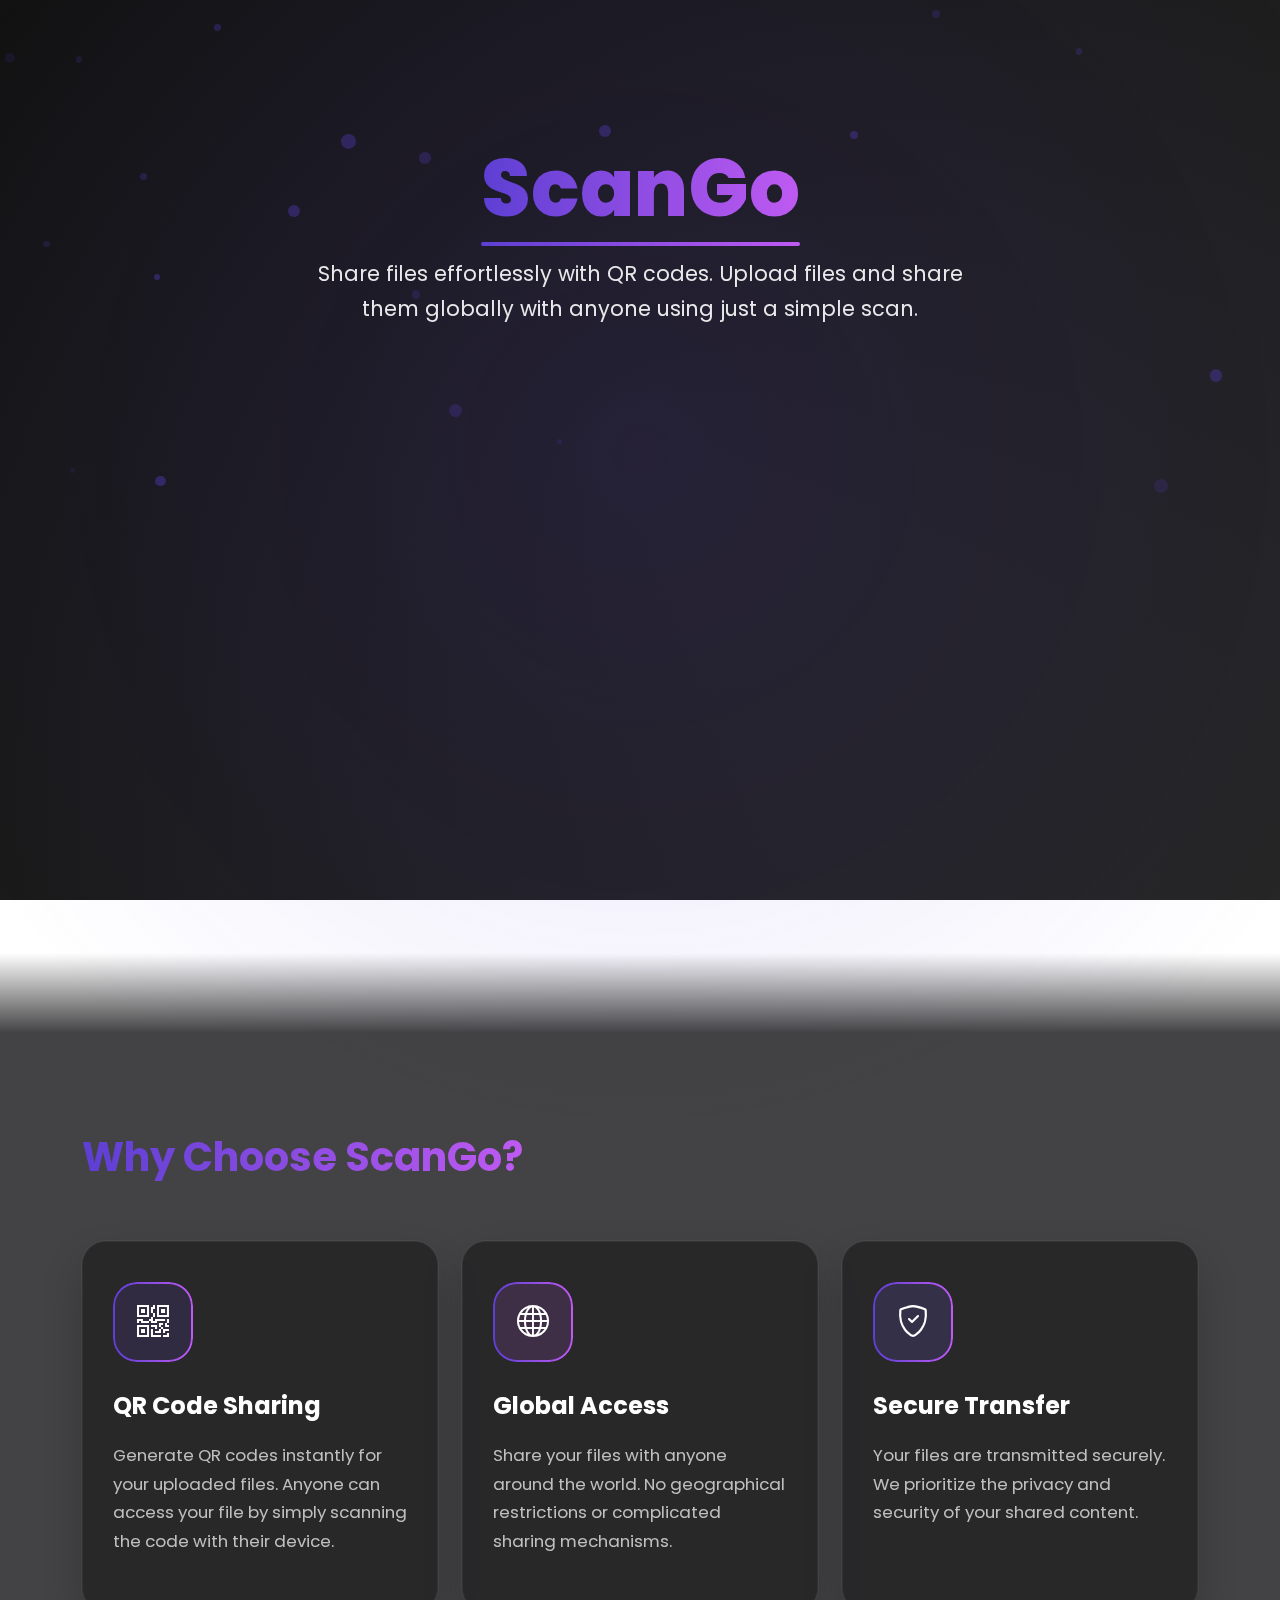
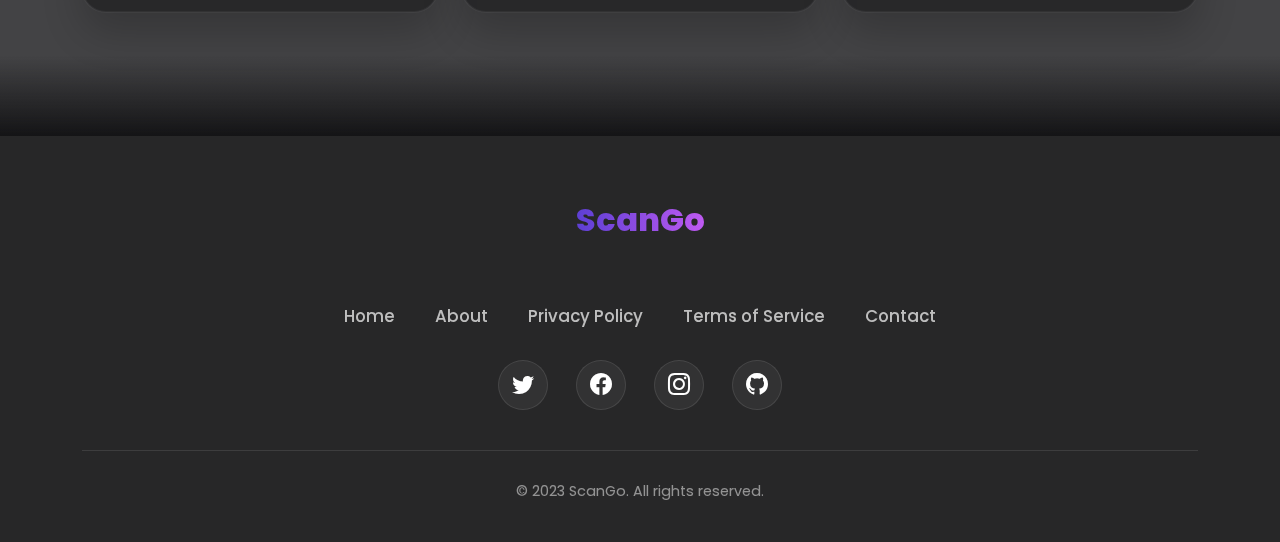
<file: src/main/resources/templates/index.html>
<!DOCTYPE html>
<html xmlns:th="http://www.thymeleaf.org">
<head>
    <title>ScanGo - File Sharing</title>
    <meta charset="UTF-8">
    <meta name="viewport" content="width=device-width, initial-scale=1.0">
    <link href="https://cdn.jsdelivr.net/npm/bootstrap@5.3.0/dist/css/bootstrap.min.css" rel="stylesheet">
    <link rel="stylesheet" href="https://cdn.jsdelivr.net/npm/bootstrap-icons@1.7.2/font/bootstrap-icons.css">
    <link rel="preconnect" href="https://fonts.googleapis.com">
    <link rel="preconnect" href="https://fonts.gstatic.com" crossorigin>
    <link href="https://fonts.googleapis.com/css2?family=Poppins:wght@300;400;500;600;700;800&display=swap" rel="stylesheet">
    <style>
        :root {
            --primary-color: #5D3FD3;
            --primary-hover: #4E2EC4;
            --gradient-start: #5D3FD3;
            --gradient-end: #BF5AF2;
            --dark-color: #121212;
            --light-color: #FFFFFF;
            --card-bg: rgba(255, 255, 255, 0.9);
            --accent-color: #BF5AF2;
        }
        
        body {
            background: linear-gradient(135deg, #121212 0%, #262626 100%);
            background-attachment: fixed;
            font-family: 'Poppins', sans-serif;
            color: var(--light-color);
            padding: 0;
            margin: 0;
            position: relative;
            overflow-x: hidden;
        }
        
        body::before {
            content: '';
            position: fixed;
            top: -50%;
            left: -50%;
            width: 200%;
            height: 200%;
            background: radial-gradient(circle, rgba(93, 63, 211, 0.15) 0%, transparent 50%);
            z-index: -1;
            animation: rotate 60s linear infinite;
        }
        
        @keyframes rotate {
            0% { transform: rotate(0deg); }
            100% { transform: rotate(360deg); }
        }
        
        .container-fluid {
            padding: 0;
        }
        
        .hero-section {
            padding: 140px 30px 160px;
            text-align: center;
            position: relative;
            overflow: hidden;
        }
        
        .hero-particles {
            position: absolute;
            top: 0;
            left: 0;
            width: 100%;
            height: 100%;
            overflow: hidden;
        }
        
        .particle {
            position: absolute;
            border-radius: 50%;
            background: var(--gradient-start);
            opacity: 0.3;
            animation: float 20s infinite;
        }
        
        @keyframes float {
            0%, 100% { transform: translateY(0) translateX(0); }
            25% { transform: translateY(-30px) translateX(30px); }
            50% { transform: translateY(-60px) translateX(-20px); }
            75% { transform: translateY(-30px) translateX(-40px); }
        }
        
        .hero-section h1 {
            font-size: 5rem;
            font-weight: 800;
            margin-bottom: 20px;
            background: linear-gradient(to right, var(--gradient-start), var(--gradient-end));
            -webkit-background-clip: text;
            background-clip: text;
            -webkit-text-fill-color: transparent;
            animation: glow 3s ease-in-out infinite alternate;
            position: relative;
            display: inline-block;
        }
        
        @keyframes glow {
            0% { text-shadow: 0 0 20px rgba(93, 63, 211, 0.5); }
            100% { text-shadow: 0 0 30px rgba(191, 90, 242, 0.8); }
        }
        
        .hero-section h1::after {
            content: '';
            position: absolute;
            left: 0;
            bottom: -10px;
            width: 100%;
            height: 4px;
            background: linear-gradient(to right, var(--gradient-start), var(--gradient-end));
            border-radius: 4px;
        }
        
        .hero-section p {
            font-size: 1.3rem;
            max-width: 650px;
            margin: 0 auto 30px;
            line-height: 1.7;
            animation: fadeIn 1.2s ease-out;
            color: rgba(255, 255, 255, 0.9);
        }
        
        @keyframes fadeIn {
            from { opacity: 0; transform: translateY(20px); }
            to { opacity: 1; transform: translateY(0); }
        }
        
        .upload-container {
            background: rgba(28, 28, 30, 0.8);
            backdrop-filter: blur(20px);
            border-radius: 24px;
            padding: 40px;
            max-width: 650px;
            margin: -80px auto 70px;
            box-shadow: 0 20px 40px rgba(0, 0, 0, 0.3),
                        0 0 0 1px rgba(255, 255, 255, 0.1);
            position: relative;
            z-index: 10;
            animation: slideUp 0.8s ease-out forwards;
            transform: translateY(50px);
            opacity: 0;
            animation-delay: 0.3s;
            border: 1px solid rgba(255, 255, 255, 0.1);
        }
        
        @keyframes slideUp {
            to { transform: translateY(0); opacity: 1; }
        }
        
        .upload-container h2 {
            color: var(--light-color);
            font-weight: 700;
            margin-bottom: 30px;
            position: relative;
            display: inline-block;
        }
        
        .upload-container h2::after {
            content: '';
            position: absolute;
            bottom: -8px;
            left: 0;
            width: 60px;
            height: 3px;
            background: linear-gradient(to right, var(--gradient-start), var(--gradient-end));
            border-radius: 3px;
        }
        
        .upload-form {
            margin-top: 25px;
        }
        
        .upload-zone {
            border: 2px dashed rgba(255, 255, 255, 0.2);
            border-radius: 20px;
            padding: 40px 20px;
            text-align: center;
            background-color: rgba(255, 255, 255, 0.03);
            cursor: pointer;
            transition: all 0.3s ease;
            margin-bottom: 30px;
        }
        
        .upload-zone:hover, .upload-zone.dragover {
            border-color: var(--gradient-end);
            background-color: rgba(255, 255, 255, 0.07);
            transform: translateY(-5px);
            box-shadow: 0 10px 25px rgba(93, 63, 211, 0.2);
        }
        
        .upload-icon {
            font-size: 52px;
            background: linear-gradient(to right, var(--gradient-start), var(--gradient-end));
            -webkit-background-clip: text;
            background-clip: text;
            -webkit-text-fill-color: transparent;
            margin-bottom: 20px;
            display: inline-block;
            animation: pulse 2s infinite;
        }
        
        @keyframes pulse {
            0% { transform: scale(1); }
            50% { transform: scale(1.1); }
            100% { transform: scale(1); }
        }
        
        .upload-text {
            color: var(--light-color);
            font-weight: 500;
            font-size: 1.1rem;
        }
        
        .upload-hint {
            color: rgba(255, 255, 255, 0.6);
            font-size: 0.9rem;
            margin-top: 15px;
        }
        
        .file-input {
            display: none;
        }
        
        .btn-upload {
            background: linear-gradient(to right, var(--gradient-start), var(--gradient-end));
            color: white;
            border: none;
            padding: 15px 30px;
            font-size: 1.1rem;
            border-radius: 50px;
            font-weight: 600;
            transition: all 0.3s ease;
            box-shadow: 0 10px 20px rgba(93, 63, 211, 0.3);
            width: 100%;
            margin-top: 20px;
            position: relative;
            overflow: hidden;
            letter-spacing: 0.5px;
        }
        
        .btn-upload:hover {
            transform: translateY(-5px);
            box-shadow: 0 15px 30px rgba(93, 63, 211, 0.4);
        }
        
        .btn-upload:active {
            transform: translateY(1px);
        }
        
        .btn-upload::before {
            content: '';
            position: absolute;
            top: 0;
            left: -100%;
            width: 100%;
            height: 100%;
            background: linear-gradient(90deg, transparent, rgba(255, 255, 255, 0.2), transparent);
            animation: shine 3s infinite;
        }
        
        @keyframes shine {
            to {
                left: 200%;
            }
        }
        
        .progress-container {
            margin-top: 25px;
            display: none;
        }
        
        .progress {
            height: 12px;
            border-radius: 50px;
            background-color: rgba(255, 255, 255, 0.1);
            margin-bottom: 15px;
            overflow: hidden;
            box-shadow: inset 0 1px 3px rgba(0, 0, 0, 0.2);
        }
        
        .progress-bar {
            background: linear-gradient(to right, var(--gradient-start), var(--gradient-end));
            height: 100%;
            border-radius: 50px;
            width: 0%;
            transition: width 0.3s ease;
        }
        
        .file-name {
            color: rgba(255, 255, 255, 0.8);
            font-size: 0.9rem;
            text-align: center;
            word-break: break-all;
        }
        
        .features-section {
            padding: 100px 0;
            background-color: rgba(20, 20, 22, 0.8);
            position: relative;
        }
        
        .features-section::before {
            content: '';
            position: absolute;
            top: -80px;
            left: 0;
            width: 100%;
            height: 80px;
            background: linear-gradient(to bottom, transparent, rgba(20, 20, 22, 0.8));
        }
        
        .features-section h2 {
            text-align: center;
            margin-bottom: 60px;
            font-weight: 700;
            font-size: 2.5rem;
            background: linear-gradient(to right, var(--gradient-start), var(--gradient-end));
            -webkit-background-clip: text;
            background-clip: text;
            -webkit-text-fill-color: transparent;
            position: relative;
            display: inline-block;
        }
        
        .feature-card {
            background-color: rgba(28, 28, 30, 0.7);
            border-radius: 24px;
            padding: 40px 30px;
            height: 100%;
            box-shadow: 0 20px 40px rgba(0, 0, 0, 0.2),
                        0 0 0 1px rgba(255, 255, 255, 0.05);
            transition: all 0.4s ease;
            backdrop-filter: blur(10px);
            border: 1px solid rgba(255, 255, 255, 0.05);
            transform: translateY(0);
        }
        
        .feature-card:hover {
            transform: translateY(-15px);
            box-shadow: 0 30px 60px rgba(0, 0, 0, 0.3),
                        0 0 0 1px rgba(255, 255, 255, 0.1);
            border-color: rgba(93, 63, 211, 0.3);
        }
        
        .feature-icon {
            width: 80px;
            height: 80px;
            border-radius: 24px;
            display: flex;
            align-items: center;
            justify-content: center;
            margin-bottom: 30px;
            font-size: 32px;
            position: relative;
            color: white;
        }
        
        .feature-icon::before {
            content: '';
            position: absolute;
            inset: 0;
            border-radius: 24px;
            padding: 2px;
            background: linear-gradient(to right, var(--gradient-start), var(--gradient-end));
            -webkit-mask: linear-gradient(#fff 0 0) content-box, linear-gradient(#fff 0 0);
            mask: linear-gradient(#fff 0 0) content-box, linear-gradient(#fff 0 0);
            -webkit-mask-composite: xor;
            mask-composite: exclude;
        }
        
        .icon-qr {
            background: rgba(93, 63, 211, 0.15);
        }
        
        .icon-globe {
            background: rgba(191, 90, 242, 0.15);
        }
        
        .icon-security {
            background: rgba(123, 97, 255, 0.15);
        }
        
        .feature-title {
            font-weight: 700;
            color: var(--light-color);
            margin-bottom: 20px;
            font-size: 1.5rem;
        }
        
        .feature-desc {
            color: rgba(255, 255, 255, 0.7);
            line-height: 1.7;
            font-size: 1.05rem;
        }
        
        footer {
            background-color: rgba(15, 15, 17, 0.9);
            color: white;
            padding: 60px 0 40px;
            text-align: center;
            position: relative;
        }
        
        footer::before {
            content: '';
            position: absolute;
            top: -80px;
            left: 0;
            width: 100%;
            height: 80px;
            background: linear-gradient(to bottom, transparent, rgba(15, 15, 17, 0.9));
        }
        
        .footer-brand {
            color: white;
            font-weight: 800;
            font-size: 2rem;
            margin-bottom: 30px;
            display: inline-block;
            background: linear-gradient(to right, var(--gradient-start), var(--gradient-end));
            -webkit-background-clip: text;
            background-clip: text;
            -webkit-text-fill-color: transparent;
        }
        
        .footer-links {
            list-style: none;
            padding: 0;
            margin: 30px 0;
            display: flex;
            justify-content: center;
            flex-wrap: wrap;
        }
        
        .footer-links li {
            margin: 0 20px;
        }
        
        .footer-links a {
            color: rgba(255, 255, 255, 0.7);
            text-decoration: none;
            transition: all 0.3s;
            font-weight: 500;
            font-size: 1.05rem;
            position: relative;
        }
        
        .footer-links a::after {
            content: '';
            position: absolute;
            width: 0;
            height: 2px;
            bottom: -5px;
            left: 0;
            background: linear-gradient(to right, var(--gradient-start), var(--gradient-end));
            transition: all 0.3s ease;
            opacity: 0;
        }
        
        .footer-links a:hover {
            color: white;
        }
        
        .footer-links a:hover::after {
            width: 100%;
            opacity: 1;
        }
        
        .footer-social {
            margin: 30px 0;
        }
        
        .social-icon {
            display: inline-flex;
            align-items: center;
            justify-content: center;
            width: 50px;
            height: 50px;
            border-radius: 50%;
            background: rgba(255, 255, 255, 0.05);
            color: white;
            margin: 0 12px;
            font-size: 22px;
            transition: all 0.3s ease;
            border: 1px solid rgba(255, 255, 255, 0.1);
        }
        
        .social-icon:hover {
            background: linear-gradient(to right, var(--gradient-start), var(--gradient-end));
            transform: translateY(-5px) scale(1.1);
            box-shadow: 0 15px 20px rgba(93, 63, 211, 0.3);
        }
        
        .copyright {
            color: rgba(255, 255, 255, 0.5);
            font-size: 0.9rem;
            margin-top: 40px;
            border-top: 1px solid rgba(255, 255, 255, 0.1);
            padding-top: 30px;
        }
        
        @media (max-width: 768px) {
            .hero-section {
                padding: 100px 20px 120px;
            }
            
            .hero-section h1 {
                font-size: 3rem;
            }
            
            .upload-container {
                margin: -60px 20px 50px;
                padding: 30px 20px;
            }
            
            .upload-zone {
                padding: 30px 15px;
            }
            
            .feature-card {
                margin-bottom: 30px;
                padding: 30px 20px;
            }
            
            .footer-links li {
                margin: 10px 15px;
            }
            
            .features-section h2 {
                font-size: 2rem;
                margin-bottom: 40px;
            }
        }
    </style>
</head>
<body>
    <div class="container-fluid">
        <div class="hero-section">
            <div class="hero-particles" id="particles"></div>
            <h1>ScanGo</h1>
            <p>Share files effortlessly with QR codes. Upload files and share them globally with anyone using just a simple scan.</p>
        </div>
        
        <div class="upload-container">
            <h2 class="text-center">Upload Your File</h2>
            <form th:action="@{/upload}" method="post" enctype="multipart/form-data" class="upload-form" id="uploadForm">
                <div class="upload-zone" id="dropZone">
                    <div class="upload-icon">
                        <i class="bi bi-cloud-arrow-up"></i>
                    </div>
                    <div class="upload-text">
                        Drag and drop your file here
                    </div>
                    <div class="upload-hint">
                        or click to browse • Maximum file size: 100MB
                    </div>
                </div>
                <input type="file" name="file" id="fileInput" class="file-input">
                <button type="submit" class="btn btn-upload">
                    <i class="bi bi-upload me-2"></i> Upload File
                </button>
                
                <div class="progress-container" id="progressContainer">
                    <div class="progress">
                        <div class="progress-bar" id="progressBar" role="progressbar"></div>
                    </div>
                    <div class="file-name" id="fileName"></div>
                </div>
            </form>
        </div>
        
        <div class="features-section">
            <div class="container">
                <h2 class="text-center">Why Choose ScanGo?</h2>
                <div class="row">
                    <div class="col-md-4 mb-4">
                        <div class="feature-card">
                            <div class="feature-icon icon-qr">
                                <i class="bi bi-qr-code"></i>
                            </div>
                            <h4 class="feature-title">QR Code Sharing</h4>
                            <p class="feature-desc">
                                Generate QR codes instantly for your uploaded files. Anyone can access your file by simply scanning the code with their device.
                            </p>
                        </div>
                    </div>
                    <div class="col-md-4 mb-4">
                        <div class="feature-card">
                            <div class="feature-icon icon-globe">
                                <i class="bi bi-globe"></i>
                            </div>
                            <h4 class="feature-title">Global Access</h4>
                            <p class="feature-desc">
                                Share your files with anyone around the world. No geographical restrictions or complicated sharing mechanisms.
                            </p>
                        </div>
                    </div>
                    <div class="col-md-4 mb-4">
                        <div class="feature-card">
                            <div class="feature-icon icon-security">
                                <i class="bi bi-shield-check"></i>
                            </div>
                            <h4 class="feature-title">Secure Transfer</h4>
                            <p class="feature-desc">
                                Your files are transmitted securely. We prioritize the privacy and security of your shared content.
                            </p>
                        </div>
                    </div>
                </div>
            </div>
        </div>
        
        <footer>
            <div class="container">
                <a href="#" class="footer-brand">ScanGo</a>
                <ul class="footer-links">
                    <li><a href="#">Home</a></li>
                    <li><a href="#">About</a></li>
                    <li><a href="#">Privacy Policy</a></li>
                    <li><a href="#">Terms of Service</a></li>
                    <li><a href="#">Contact</a></li>
                </ul>
                <div class="footer-social">
                    <a href="#" class="social-icon"><i class="bi bi-twitter"></i></a>
                    <a href="#" class="social-icon"><i class="bi bi-facebook"></i></a>
                    <a href="#" class="social-icon"><i class="bi bi-instagram"></i></a>
                    <a href="#" class="social-icon"><i class="bi bi-github"></i></a>
                </div>
                <div class="copyright">
                    &copy; 2023 ScanGo. All rights reserved.
                </div>
            </div>
        </footer>
    </div>
    
    <script>
        document.addEventListener('DOMContentLoaded', function() {
            // Create background particles
            const particlesContainer = document.getElementById('particles');
            for (let i = 0; i < 20; i++) {
                const particle = document.createElement('div');
                particle.className = 'particle';
                particle.style.width = Math.random() * 10 + 5 + 'px';
                particle.style.height = particle.style.width;
                particle.style.left = Math.random() * 100 + '%';
                particle.style.top = Math.random() * 100 + '%';
                particle.style.animationDelay = Math.random() * 5 + 's';
                particle.style.animationDuration = Math.random() * 30 + 10 + 's';
                particle.style.opacity = Math.random() * 0.3 + 0.1;
                particlesContainer.appendChild(particle);
            }
        
            const dropZone = document.getElementById('dropZone');
            const fileInput = document.getElementById('fileInput');
            const uploadForm = document.getElementById('uploadForm');
            const progressContainer = document.getElementById('progressContainer');
            const progressBar = document.getElementById('progressBar');
            const fileNameElement = document.getElementById('fileName');
            
            // Open file browser when clicking on the drop zone
            dropZone.addEventListener('click', function() {
                fileInput.click();
            });
            
            // Handle file selection
            fileInput.addEventListener('change', function() {
                if (this.files.length > 0) {
                    handleFile(this.files[0]);
                }
            });
            
            // Handle drag and drop events
            ['dragenter', 'dragover', 'dragleave', 'drop'].forEach(eventName => {
                dropZone.addEventListener(eventName, preventDefaults, false);
            });
            
            function preventDefaults(e) {
                e.preventDefault();
                e.stopPropagation();
            }
            
            ['dragenter', 'dragover'].forEach(eventName => {
                dropZone.addEventListener(eventName, highlight, false);
            });
            
            ['dragleave', 'drop'].forEach(eventName => {
                dropZone.addEventListener(eventName, unhighlight, false);
            });
            
            function highlight() {
                dropZone.classList.add('dragover');
            }
            
            function unhighlight() {
                dropZone.classList.remove('dragover');
            }
            
            // Handle dropped files
            dropZone.addEventListener('drop', function(e) {
                const dt = e.dataTransfer;
                const file = dt.files[0];
                
                if (file) {
                    handleFile(file);
                }
            });
            
            function handleFile(file) {
                fileNameElement.textContent = file.name;
                progressContainer.style.display = 'block';
                
                // Simulate upload progress
                let progress = 0;
                const interval = setInterval(() => {
                    progress += 5;
                    progressBar.style.width = progress + '%';
                    
                    if (progress >= 100) {
                        clearInterval(interval);
                        uploadForm.submit();
                    }
                }, 100);
            }
            
            // Handle form submission
            uploadForm.addEventListener('submit', function(e) {
                if (fileInput.files.length === 0) {
                    e.preventDefault();
                    alert('Please select a file to upload.');
                }
            });
        });
    </script>
</body>
</html>
</file>
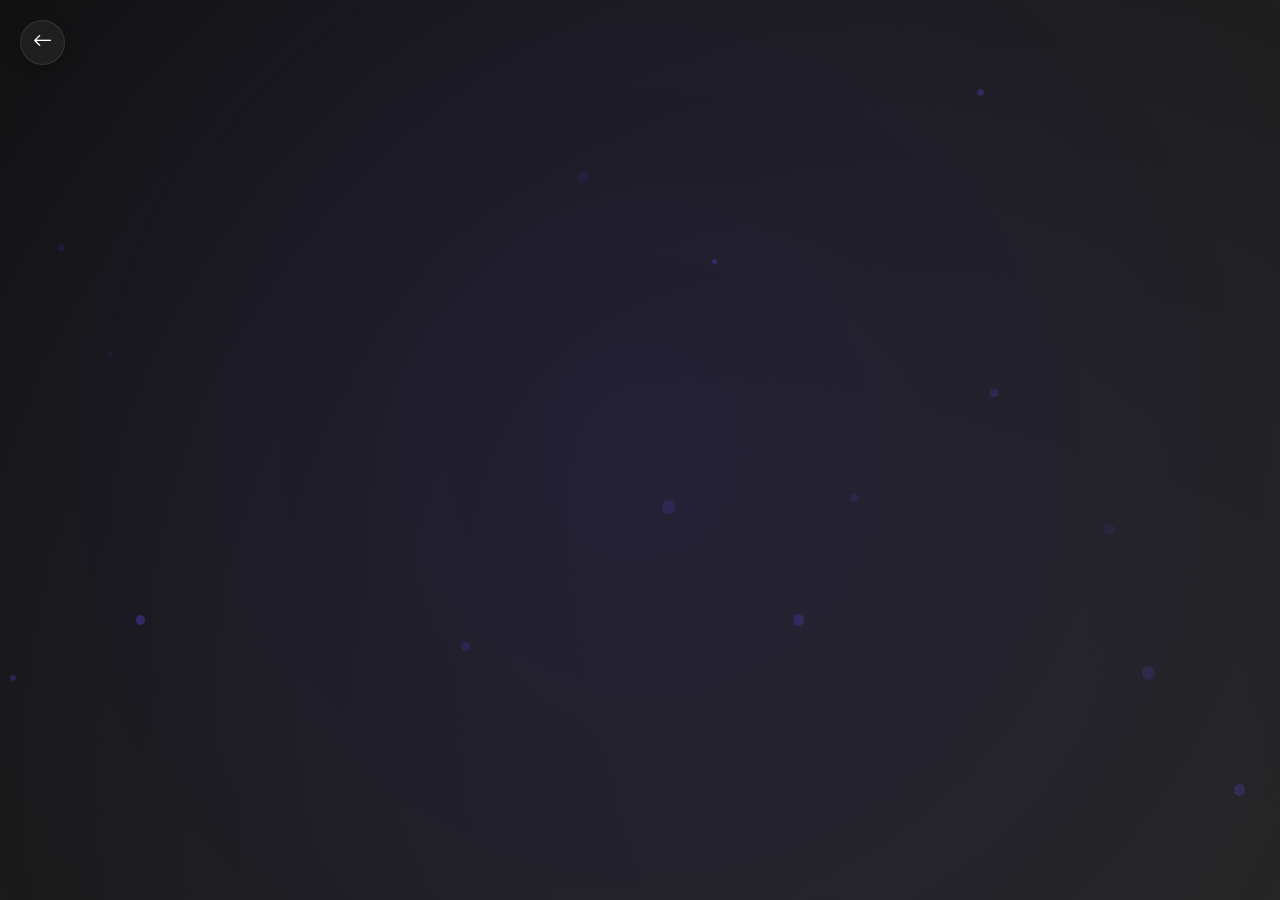
<file: src/main/resources/templates/download.html>
<!DOCTYPE html>
<html xmlns:th="http://www.thymeleaf.org">
<head>
    <title>ScanGo - Download File</title>
    <meta charset="UTF-8">
    <meta name="viewport" content="width=device-width, initial-scale=1.0">
    <link href="https://cdn.jsdelivr.net/npm/bootstrap@5.3.0/dist/css/bootstrap.min.css" rel="stylesheet">
    <link rel="stylesheet" href="https://cdn.jsdelivr.net/npm/bootstrap-icons@1.7.2/font/bootstrap-icons.css">
    <link rel="preconnect" href="https://fonts.googleapis.com">
    <link rel="preconnect" href="https://fonts.gstatic.com" crossorigin>
    <link href="https://fonts.googleapis.com/css2?family=Poppins:wght@300;400;500;600;700;800&display=swap" rel="stylesheet">
    <style>
        :root {
            --primary-color: #5D3FD3;
            --primary-hover: #4E2EC4;
            --gradient-start: #5D3FD3;
            --gradient-end: #BF5AF2;
            --dark-color: #121212;
            --light-color: #FFFFFF;
            --card-bg: rgba(28, 28, 30, 0.8);
            --success-color: #10B981;
        }
        
        body {
            background: linear-gradient(135deg, #121212 0%, #262626 100%);
            background-attachment: fixed;
            min-height: 100vh;
            display: flex;
            align-items: center;
            justify-content: center;
            font-family: 'Poppins', sans-serif;
            padding: 20px;
            color: var(--light-color);
            position: relative;
            overflow-x: hidden;
        }
        
        body::before {
            content: '';
            position: fixed;
            top: -50%;
            left: -50%;
            width: 200%;
            height: 200%;
            background: radial-gradient(circle, rgba(93, 63, 211, 0.15) 0%, transparent 50%);
            z-index: -1;
            animation: rotate 60s linear infinite;
        }
        
        @keyframes rotate {
            0% { transform: rotate(0deg); }
            100% { transform: rotate(360deg); }
        }
        
        .download-container {
            max-width: 650px;
            background: var(--card-bg);
            backdrop-filter: blur(20px);
            border-radius: 24px;
            padding: 40px;
            box-shadow: 0 20px 40px rgba(0, 0, 0, 0.3),
                        0 0 0 1px rgba(255, 255, 255, 0.1);
            transform: translateY(0);
            transition: all 0.3s ease;
            border: 1px solid rgba(255, 255, 255, 0.1);
            animation: fadeInUp 0.8s ease-out forwards;
            opacity: 0;
        }
        
        @keyframes fadeInUp {
            from { opacity: 0; transform: translateY(30px); }
            to { opacity: 1; transform: translateY(0); }
        }
        
        .download-container:hover {
            transform: translateY(-5px);
            box-shadow: 0 30px 60px rgba(0, 0, 0, 0.4),
                       0 0 0 1px rgba(255, 255, 255, 0.15);
        }
        
        .header {
            text-align: center;
            margin-bottom: 30px;
        }
        
        .header h1 {
            background: linear-gradient(to right, var(--gradient-start), var(--gradient-end));
            -webkit-background-clip: text;
            background-clip: text;
            -webkit-text-fill-color: transparent;
            font-weight: 800;
            font-size: 3rem;
            margin-bottom: 10px;
            animation: glow 3s ease-in-out infinite alternate;
            position: relative;
            display: inline-block;
        }
        
        @keyframes glow {
            0% { text-shadow: 0 0 20px rgba(93, 63, 211, 0.5); }
            100% { text-shadow: 0 0 30px rgba(191, 90, 242, 0.8); }
        }
        
        .header h1::after {
            content: '';
            position: absolute;
            left: 0;
            bottom: -8px;
            width: 100%;
            height: 3px;
            background: linear-gradient(to right, var(--gradient-start), var(--gradient-end));
            border-radius: 3px;
        }
        
        .header p {
            color: rgba(255, 255, 255, 0.7);
            font-size: 1.1rem;
            margin-top: 15px;
        }
        
        .file-icon {
            font-size: 70px;
            margin-bottom: 30px;
            text-align: center;
            background: linear-gradient(to right, var(--gradient-start), var(--gradient-end));
            -webkit-background-clip: text;
            background-clip: text;
            -webkit-text-fill-color: transparent;
            animation: float 3s ease-in-out infinite;
            display: inline-block;
        }
        
        @keyframes float {
            0% { transform: translateY(0px); }
            50% { transform: translateY(-10px); }
            100% { transform: translateY(0px); }
        }
        
        .file-details {
            background: rgba(255, 255, 255, 0.03);
            padding: 25px;
            border-radius: 20px;
            margin-bottom: 30px;
            box-shadow: 0 10px 30px rgba(0, 0, 0, 0.2);
            border-left: 3px solid var(--gradient-end);
            backdrop-filter: blur(10px);
            border: 1px solid rgba(255, 255, 255, 0.05);
            transition: all 0.3s ease;
        }
        
        .file-details:hover {
            transform: translateY(-5px);
            box-shadow: 0 15px 35px rgba(0, 0, 0, 0.3);
            background: rgba(255, 255, 255, 0.05);
        }
        
        .file-details p {
            margin-bottom: 15px;
            display: flex;
            align-items: center;
            color: rgba(255, 255, 255, 0.9);
        }
        
        .file-details p:last-child {
            margin-bottom: 0;
        }
        
        .file-details strong {
            min-width: 130px;
            display: inline-block;
            color: rgba(255, 255, 255, 0.7);
            font-weight: 500;
        }
        
        .file-details span {
            font-weight: 600;
        }
        
        .download-button {
            background: linear-gradient(to right, var(--gradient-start), var(--gradient-end));
            border: none;
            color: white;
            padding: 15px 30px;
            font-size: 1.1rem;
            border-radius: 50px;
            display: flex;
            align-items: center;
            justify-content: center;
            gap: 10px;
            transition: all 0.3s ease;
            font-weight: 600;
            letter-spacing: 0.5px;
            box-shadow: 0 10px 20px rgba(93, 63, 211, 0.3);
            position: relative;
            overflow: hidden;
        }
        
        .download-button:hover {
            transform: translateY(-5px);
            box-shadow: 0 15px 30px rgba(93, 63, 211, 0.4);
            color: white;
        }
        
        .download-button:active {
            transform: translateY(1px);
        }
        
        .download-button::before {
            content: '';
            position: absolute;
            top: 0;
            left: -100%;
            width: 100%;
            height: 100%;
            background: linear-gradient(90deg, transparent, rgba(255, 255, 255, 0.2), transparent);
            animation: shine 3s infinite;
        }
        
        @keyframes shine {
            to {
                left: 200%;
            }
        }
        
        .security-info {
            margin-top: 30px;
            padding: 25px;
            border-radius: 20px;
            background: rgba(255, 255, 255, 0.03);
            box-shadow: 0 10px 30px rgba(0, 0, 0, 0.2);
            border: 1px solid rgba(255, 255, 255, 0.05);
            transition: all 0.3s ease;
        }
        
        .security-info:hover {
            transform: translateY(-5px);
            box-shadow: 0 15px 35px rgba(0, 0, 0, 0.3);
            background: rgba(255, 255, 255, 0.05);
        }
        
        .security-info h5 {
            display: flex;
            align-items: center;
            gap: 10px;
            background: linear-gradient(to right, var(--gradient-start), var(--gradient-end));
            -webkit-background-clip: text;
            background-clip: text;
            -webkit-text-fill-color: transparent;
            font-weight: 700;
            font-size: 1.3rem;
            margin-bottom: 20px;
        }
        
        .security-info ul li {
            margin-bottom: 12px;
            display: flex;
            align-items: center;
            gap: 12px;
            color: rgba(255, 255, 255, 0.8);
        }
        
        .security-info ul li:last-child {
            margin-bottom: 0;
        }
        
        .security-info ul li i {
            font-size: 18px;
            background: linear-gradient(to right, #10B981, #059669);
            -webkit-background-clip: text;
            background-clip: text;
            -webkit-text-fill-color: transparent;
        }
        
        .progress {
            height: 12px;
            margin-top: 25px;
            background-color: rgba(255, 255, 255, 0.1);
            border-radius: 50px;
            overflow: hidden;
            display: none;
            box-shadow: inset 0 1px 3px rgba(0, 0, 0, 0.2);
        }
        
        .progress-bar {
            background: linear-gradient(to right, var(--gradient-start), var(--gradient-end));
            height: 100%;
            border-radius: 50px;
        }
        
        .download-status {
            padding: 15px;
            border-radius: 15px;
            margin-top: 20px;
            text-align: center;
            font-weight: 600;
            display: none;
            backdrop-filter: blur(10px);
            animation: fadeIn 0.3s ease-out;
        }
        
        @keyframes fadeIn {
            from { opacity: 0; }
            to { opacity: 1; }
        }
        
        .download-status.alert-success {
            background-color: rgba(16, 185, 129, 0.05);
            color: #10B981;
            border: 1px solid rgba(16, 185, 129, 0.1);
        }
        
        .floating-back {
            position: fixed;
            top: 20px;
            left: 20px;
            background: rgba(255, 255, 255, 0.05);
            backdrop-filter: blur(10px);
            border: 1px solid rgba(255, 255, 255, 0.1);
            color: var(--light-color);
            width: 45px;
            height: 45px;
            border-radius: 50%;
            display: flex;
            align-items: center;
            justify-content: center;
            font-size: 1.2rem;
            box-shadow: 0 5px 15px rgba(0, 0, 0, 0.2);
            transition: all 0.3s ease;
            z-index: 100;
        }
        
        .floating-back:hover {
            background: linear-gradient(to right, var(--gradient-start), var(--gradient-end));
            transform: translateY(-3px);
            box-shadow: 0 8px 25px rgba(93, 63, 211, 0.3);
            color: white;
        }
        
        @media (max-width: 768px) {
            .download-container {
                padding: 30px 20px;
            }
            
            .file-details {
                padding: 20px;
            }
            
            .header h1 {
                font-size: 2.5rem;
            }
            
            .security-info {
                padding: 20px;
            }
        }
    </style>
</head>
<body>
    <a href="/" class="floating-back">
        <i class="bi bi-arrow-left"></i>
    </a>
    
    <div class="container">
        <div class="download-container">
            <div class="header">
                <h1>ScanGo</h1>
                <p>Secure File Download</p>
            </div>
            
            <div class="file-icon">
                <i class="bi bi-file-earmark-arrow-down"></i>
            </div>
            
            <div class="file-details">
                <p><strong>File Name:</strong> <span th:text="${fileName}">filename.pdf</span></p>
                <p><strong>File Size:</strong> <span th:text="${fileSize}">1024 KB</span></p>
                <p><strong>Upload Date:</strong> <span th:text="${uploadDate}">2024-04-24</span></p>
            </div>
            
            <div class="d-grid">
                <button class="btn download-button" onclick="startDownload()">
                    <i class="bi bi-download me-2"></i>
                    Download File
                </button>
                
                <div class="progress">
                    <div class="progress-bar progress-bar-striped progress-bar-animated" 
                         role="progressbar" 
                         aria-valuenow="0" 
                         aria-valuemin="0" 
                         aria-valuemax="100">
                    </div>
                </div>
                
                <div class="download-status alert" role="alert"></div>
            </div>
            
            <div class="security-info">
                <h5><i class="bi bi-shield-check"></i> Secure Download</h5>
                <ul class="list-unstyled">
                    <li><i class="bi bi-check-circle-fill"></i> File scanned for viruses</li>
                    <li><i class="bi bi-check-circle-fill"></i> Secure HTTPS connection</li>
                    <li><i class="bi bi-check-circle-fill"></i> Direct download link</li>
                </ul>
            </div>
        </div>
    </div>
    
    <script th:inline="javascript">
        function startDownload() {
            const progressBar = document.querySelector('.progress');
            const progressBarInner = document.querySelector('.progress-bar');
            const downloadStatus = document.querySelector('.download-status');
            const downloadButton = document.querySelector('.download-button');
            const downloadUrl = /*[[${downloadUrl}]]*/ '';
            
            // Show progress bar and disable button
            progressBar.style.display = 'block';
            downloadButton.disabled = true;
            
            // Create a hidden link and trigger download
            const link = document.createElement('a');
            link.href = downloadUrl;
            link.download = /*[[${fileName}]]*/ '';
            document.body.appendChild(link);
            
            // Simulate progress
            let progress = 0;
            const interval = setInterval(() => {
                progress += 5;
                progressBarInner.style.width = progress + '%';
                progressBarInner.setAttribute('aria-valuenow', progress);
                
                if (progress >= 100) {
                    clearInterval(interval);
                    
                    // Trigger the download
                    link.click();
                    document.body.removeChild(link);
                    
                    // Show success message
                    downloadStatus.className = 'download-status alert alert-success';
                    downloadStatus.style.display = 'block';
                    downloadStatus.innerHTML = '<i class="bi bi-check-circle me-2"></i> Download started successfully!';
                    
                    // Re-enable button after short delay
                    setTimeout(() => {
                        downloadButton.disabled = false;
                        progressBar.style.display = 'none';
                    }, 3000);
                }
            }, 100);
        }
        
        // Create background particles
        document.addEventListener('DOMContentLoaded', function() {
            // Create and append particles to body
            for (let i = 0; i < 15; i++) {
                const particle = document.createElement('div');
                particle.style.position = 'absolute';
                particle.style.width = Math.random() * 10 + 5 + 'px';
                particle.style.height = particle.style.width;
                particle.style.background = '#5D3FD3';
                particle.style.borderRadius = '50%';
                particle.style.left = Math.random() * 100 + '%';
                particle.style.top = Math.random() * 100 + '%';
                particle.style.opacity = Math.random() * 0.3 + 0.1;
                particle.style.animation = `float ${Math.random() * 20 + 10}s infinite`;
                particle.style.animationDelay = Math.random() * 5 + 's';
                document.body.appendChild(particle);
            }
        });
    </script>
</body>
</html>
</file>
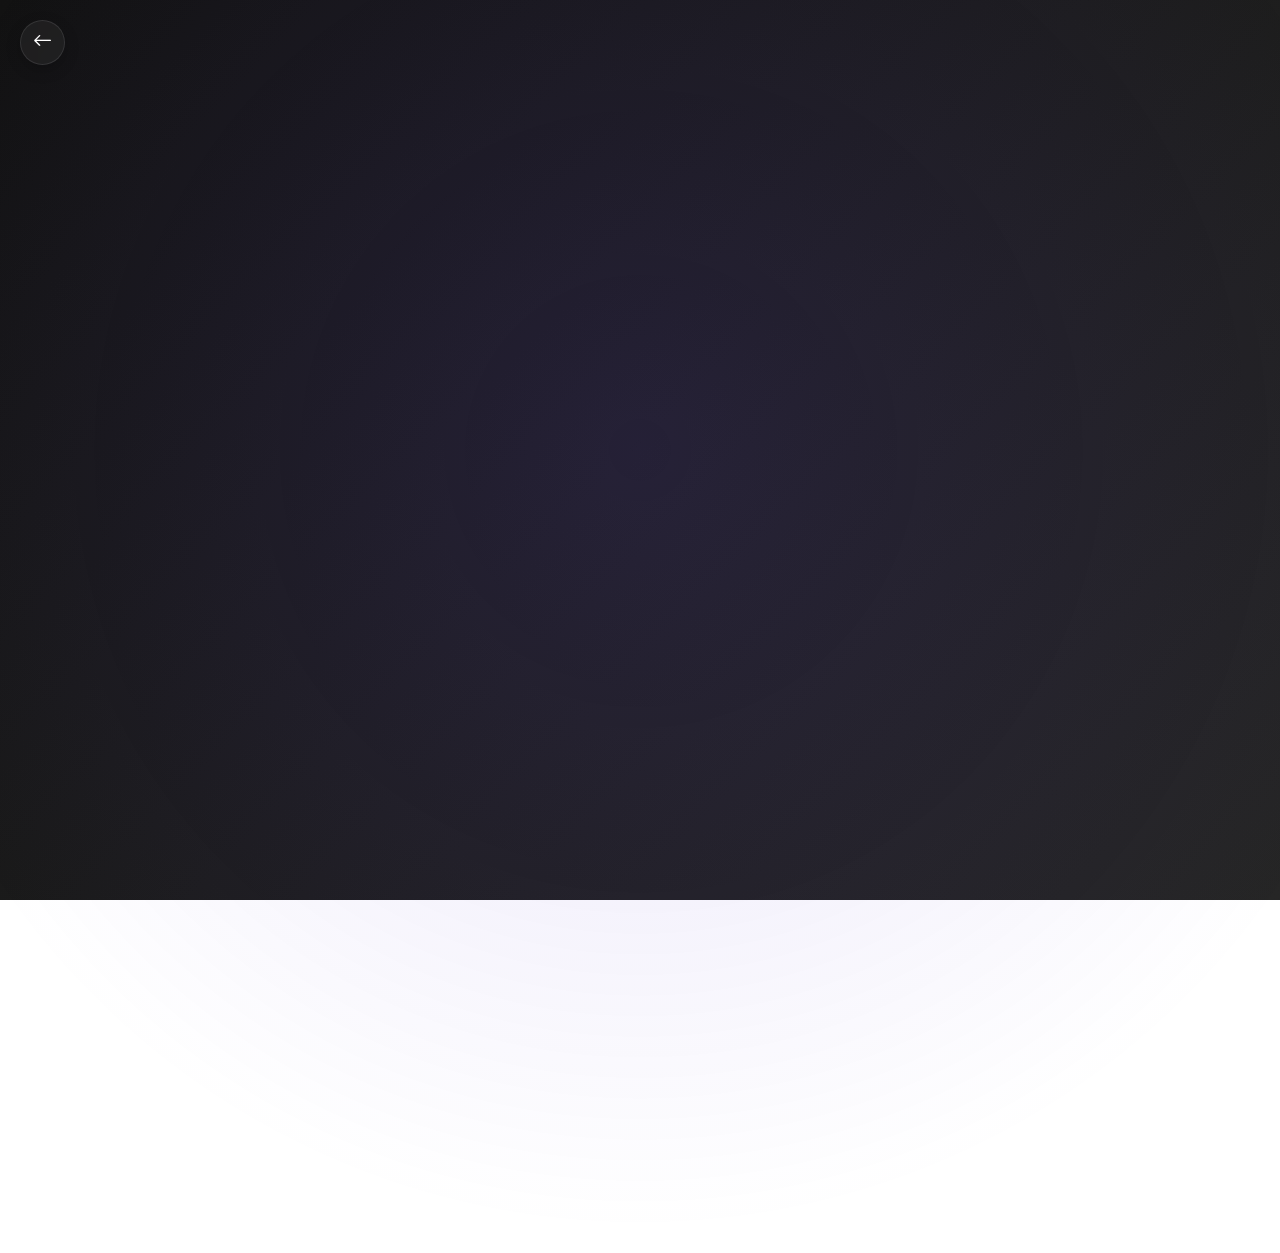
<file: src/main/resources/templates/result.html>
<!DOCTYPE html>
<html xmlns:th="http://www.thymeleaf.org">
<head>
    <title>ScanGo - File Shared Successfully</title>
    <meta charset="UTF-8">
    <meta name="viewport" content="width=device-width, initial-scale=1.0">
    <link href="https://cdn.jsdelivr.net/npm/bootstrap@5.3.0/dist/css/bootstrap.min.css" rel="stylesheet">
    <link rel="stylesheet" href="https://cdn.jsdelivr.net/npm/bootstrap-icons@1.7.2/font/bootstrap-icons.css">
    <link rel="preconnect" href="https://fonts.googleapis.com">
    <link rel="preconnect" href="https://fonts.gstatic.com" crossorigin>
    <link href="https://fonts.googleapis.com/css2?family=Poppins:wght@300;400;500;600;700;800&display=swap" rel="stylesheet">
    <style>
        :root {
            --primary-color: #5D3FD3;
            --primary-hover: #4E2EC4;
            --gradient-start: #5D3FD3;
            --gradient-end: #BF5AF2;
            --dark-color: #121212;
            --light-color: #FFFFFF;
            --card-bg: rgba(28, 28, 30, 0.8);
            --success-color: #10B981;
        }
        
        body {
            background: linear-gradient(135deg, #121212 0%, #262626 100%);
            background-attachment: fixed;
            min-height: 100vh;
            display: flex;
            align-items: center;
            font-family: 'Poppins', sans-serif;
            padding: 40px 20px;
            color: var(--light-color);
            position: relative;
            overflow-x: hidden;
        }
        
        body::before {
            content: '';
            position: fixed;
            top: -50%;
            left: -50%;
            width: 200%;
            height: 200%;
            background: radial-gradient(circle, rgba(93, 63, 211, 0.15) 0%, transparent 50%);
            z-index: -1;
            animation: rotate 60s linear infinite;
        }
        
        @keyframes rotate {
            0% { transform: rotate(0deg); }
            100% { transform: rotate(360deg); }
        }
        
        .result-container {
            width: 100%;
            max-width: 1200px;
            margin: 0 auto;
            padding: 40px;
            background: var(--card-bg);
            backdrop-filter: blur(20px);
            border-radius: 24px;
            box-shadow: 0 20px 40px rgba(0, 0, 0, 0.3),
                        0 0 0 1px rgba(255, 255, 255, 0.1);
            border: 1px solid rgba(255, 255, 255, 0.1);
            animation: fadeInUp 0.8s ease-out forwards;
            opacity: 0;
        }
        
        @keyframes fadeInUp {
            from { opacity: 0; transform: translateY(30px); }
            to { opacity: 1; transform: translateY(0); }
        }
        
        .header {
            text-align: center;
            margin-bottom: 40px;
        }
        
        .header h1 {
            background: linear-gradient(to right, var(--gradient-start), var(--gradient-end));
            -webkit-background-clip: text;
            background-clip: text;
            -webkit-text-fill-color: transparent;
            font-weight: 800;
            font-size: 3rem;
            margin-bottom: 10px;
            animation: glow 3s ease-in-out infinite alternate;
            position: relative;
            display: inline-block;
        }
        
        @keyframes glow {
            0% { text-shadow: 0 0 20px rgba(93, 63, 211, 0.5); }
            100% { text-shadow: 0 0 30px rgba(191, 90, 242, 0.8); }
        }
        
        .header h1::after {
            content: '';
            position: absolute;
            left: 0;
            bottom: -8px;
            width: 100%;
            height: 3px;
            background: linear-gradient(to right, var(--gradient-start), var(--gradient-end));
            border-radius: 3px;
        }
        
        .header p {
            color: rgba(255, 255, 255, 0.7);
            font-size: 1.1rem;
            margin-top: 15px;
        }
        
        .success-icon {
            margin: 0 auto 20px;
            width: 70px;
            height: 70px;
            border-radius: 50%;
            background: rgba(16, 185, 129, 0.1);
            display: flex;
            align-items: center;
            justify-content: center;
            color: var(--success-color);
            font-size: 32px;
            animation: pulse 2s infinite;
            position: relative;
        }
        
        .success-icon::before {
            content: '';
            position: absolute;
            inset: 0;
            border-radius: 50%;
            padding: 2px;
            background: linear-gradient(to right, var(--success-color), var(--gradient-end));
            -webkit-mask: linear-gradient(#fff 0 0) content-box, linear-gradient(#fff 0 0);
            mask: linear-gradient(#fff 0 0) content-box, linear-gradient(#fff 0 0);
            -webkit-mask-composite: xor;
            mask-composite: exclude;
        }
        
        @keyframes pulse {
            0% {
                box-shadow: 0 0 0 0 rgba(16, 185, 129, 0.5);
                transform: scale(1);
            }
            70% {
                box-shadow: 0 0 0 15px rgba(16, 185, 129, 0);
                transform: scale(1.05);
            }
            100% {
                box-shadow: 0 0 0 0 rgba(16, 185, 129, 0);
                transform: scale(1);
            }
        }
        
        .content-wrapper {
            display: flex;
            gap: 30px;
            margin-top: 20px;
        }
        
        .left-column {
            flex: 1;
            padding: 30px;
            background-color: rgba(255, 255, 255, 0.03);
            border-radius: 20px;
            border: 1px solid rgba(255, 255, 255, 0.05);
            box-shadow: 0 10px 30px rgba(0, 0, 0, 0.2);
            transition: all 0.3s ease;
        }
        
        .left-column:hover {
            transform: translateY(-5px);
            box-shadow: 0 15px 35px rgba(0, 0, 0, 0.3);
            background-color: rgba(255, 255, 255, 0.05);
        }
        
        .right-column {
            flex: 1;
            display: flex;
            flex-direction: column;
        }
        
        .qr-container {
            text-align: center;
            background-color: rgba(255, 255, 255, 0.03);
            padding: 30px;
            border-radius: 20px;
            border: 1px solid rgba(255, 255, 255, 0.05);
            box-shadow: 0 10px 30px rgba(0, 0, 0, 0.2);
            margin-bottom: 30px;
            transition: all 0.3s ease;
        }
        
        .qr-container:hover {
            transform: translateY(-5px);
            box-shadow: 0 15px 35px rgba(0, 0, 0, 0.3);
            background-color: rgba(255, 255, 255, 0.05);
        }
        
        .qr-code {
            max-width: 250px;
            height: auto;
            margin: 25px auto;
            padding: 15px;
            background-color: white;
            border-radius: 10px;
            box-shadow: 0 10px 25px rgba(0, 0, 0, 0.2);
            transition: all 0.3s ease;
        }
        
        .qr-code:hover {
            transform: scale(1.05);
            box-shadow: 0 15px 35px rgba(93, 63, 211, 0.3);
        }
        
        .file-details {
            background-color: rgba(255, 255, 255, 0.03);
            padding: 25px;
            border-radius: 20px;
            margin-bottom: 30px;
            border: 1px solid rgba(255, 255, 255, 0.05);
            box-shadow: 0 10px 30px rgba(0, 0, 0, 0.2);
            transition: all 0.3s ease;
        }
        
        .file-details:hover {
            background-color: rgba(255, 255, 255, 0.05);
        }
        
        .file-details p {
            margin-bottom: 15px;
            color: rgba(255, 255, 255, 0.9);
        }
        
        .file-details strong {
            color: rgba(255, 255, 255, 0.7);
            font-weight: 500;
            min-width: 100px;
            display: inline-block;
        }
        
        .instructions {
            background-color: rgba(255, 255, 255, 0.03);
            padding: 25px;
            border-radius: 20px;
            border: 1px solid rgba(255, 255, 255, 0.05);
            box-shadow: 0 10px 30px rgba(0, 0, 0, 0.2);
            transition: all 0.3s ease;
        }
        
        .instructions:hover {
            transform: translateY(-5px);
            box-shadow: 0 15px 35px rgba(0, 0, 0, 0.3);
            background-color: rgba(255, 255, 255, 0.05);
        }
        
        .instructions h5 {
            background: linear-gradient(to right, var(--gradient-start), var(--gradient-end));
            -webkit-background-clip: text;
            background-clip: text;
            -webkit-text-fill-color: transparent;
            font-weight: 700;
            font-size: 1.3rem;
            margin-bottom: 20px;
        }
        
        .instructions ol, .instructions ul {
            color: rgba(255, 255, 255, 0.8);
        }
        
        .instructions li {
            margin-bottom: 10px;
        }
        
        .btn-primary {
            background: linear-gradient(to right, var(--gradient-start), var(--gradient-end));
            border: none;
            color: white;
            padding: 15px 30px;
            font-size: 1.1rem;
            border-radius: 50px;
            transition: all 0.3s ease;
            font-weight: 600;
            letter-spacing: 0.5px;
            box-shadow: 0 10px 20px rgba(93, 63, 211, 0.3);
            position: relative;
            overflow: hidden;
        }
        
        .btn-primary:hover {
            transform: translateY(-5px);
            box-shadow: 0 15px 30px rgba(93, 63, 211, 0.4);
            color: white;
        }
        
        .btn-primary:active {
            transform: translateY(1px);
        }
        
        .btn-primary::before {
            content: '';
            position: absolute;
            top: 0;
            left: -100%;
            width: 100%;
            height: 100%;
            background: linear-gradient(90deg, transparent, rgba(255, 255, 255, 0.2), transparent);
            animation: shine 3s infinite;
        }
        
        @keyframes shine {
            to {
                left: 200%;
            }
        }
        
        .btn-outline-secondary {
            background: transparent;
            border: 1px solid rgba(255, 255, 255, 0.3);
            color: var(--light-color);
            padding: 15px 30px;
            font-size: 1.1rem;
            border-radius: 50px;
            transition: all 0.3s ease;
            font-weight: 500;
        }
        
        .btn-outline-secondary:hover {
            background: rgba(255, 255, 255, 0.1);
            border-color: rgba(255, 255, 255, 0.5);
            color: white;
            transform: translateY(-3px);
        }
        
        .btn-sm {
            padding: 0.4rem 0.8rem;
            font-size: 0.875rem;
            border-radius: 50px;
        }
        
        .alert-info {
            background-color: rgba(59, 130, 246, 0.1);
            border-color: rgba(59, 130, 246, 0.2);
            color: rgba(255, 255, 255, 0.9);
            border-radius: 15px;
            padding: 15px 20px;
        }
        
        .alert-info strong {
            color: #60A5FA;
        }
        
        .text-muted {
            color: rgba(255, 255, 255, 0.6) !important;
        }
        
        .text-break {
            color: rgba(255, 255, 255, 0.9);
            word-break: break-all;
            text-decoration: none;
            border-bottom: 1px dashed rgba(255, 255, 255, 0.3);
            padding-bottom: 2px;
            transition: all 0.3s ease;
        }
        
        .text-break:hover {
            color: white;
            border-color: var(--gradient-end);
        }
        
        .floating-back {
            position: fixed;
            top: 20px;
            left: 20px;
            background: rgba(255, 255, 255, 0.05);
            backdrop-filter: blur(10px);
            border: 1px solid rgba(255, 255, 255, 0.1);
            color: var(--light-color);
            width: 45px;
            height: 45px;
            border-radius: 50%;
            display: flex;
            align-items: center;
            justify-content: center;
            font-size: 1.2rem;
            box-shadow: 0 5px 15px rgba(0, 0, 0, 0.2);
            transition: all 0.3s ease;
            z-index: 100;
        }
        
        .floating-back:hover {
            background: linear-gradient(to right, var(--gradient-start), var(--gradient-end));
            transform: translateY(-3px);
            box-shadow: 0 8px 25px rgba(93, 63, 211, 0.3);
            color: white;
        }
        
        @media (max-width: 768px) {
            .content-wrapper {
                flex-direction: column;
            }
            
            .left-column, .right-column {
                width: 100%;
            }
            
            .result-container {
                padding: 30px 20px;
            }
            
            .header h1 {
                font-size: 2.5rem;
            }
            
            .qr-code {
                max-width: 200px;
            }
        }
    </style>

    <script th:inline="javascript">
        function copyToClipboard() {
            // Get the URL from Thymeleaf variable
            const url = /*[[${downloadUrl}]]*/ '';
            
            // Create a temporary input element
            const tempInput = document.createElement('input');
            tempInput.value = url;
            document.body.appendChild(tempInput);
            
            // Select the text
            tempInput.select();
            tempInput.setSelectionRange(0, 99999); // For mobile devices
            
            // Try to copy using document.execCommand (older browsers)
            let success = false;
            try {
                success = document.execCommand('copy');
                if (!success) {
                    // Fallback to clipboard API
                    navigator.clipboard.writeText(url);
                    success = true;
                }
            } catch (err) {
                console.error('Copy failed:', err);
            }
            
            // Remove the temporary input
            document.body.removeChild(tempInput);
            
            // Show feedback
            const copyStatus = document.getElementById('copyStatus');
            if (success) {
                copyStatus.innerHTML = '<span class="badge bg-success">✓ Copied!</span>';
            } else {
                copyStatus.innerHTML = '<span class="badge bg-danger">Failed to copy</span>';
            }
            
            // Clear the status after 2 seconds
            setTimeout(() => {
                copyStatus.innerHTML = '';
            }, 2000);
        }

        // Add click handler when document is loaded
        document.addEventListener('DOMContentLoaded', function() {
            const copyButton = document.getElementById('copyButton');
            if (copyButton) {
                copyButton.addEventListener('click', copyToClipboard);
            }
            
            // Create background particles
            for (let i = 0; i < 15; i++) {
                const particle = document.createElement('div');
                particle.style.position = 'absolute';
                particle.style.width = Math.random() * 10 + 5 + 'px';
                particle.style.height = particle.style.width;
                particle.style.background = '#5D3FD3';
                particle.style.borderRadius = '50%';
                particle.style.left = Math.random() * 100 + '%';
                particle.style.top = Math.random() * 100 + '%';
                particle.style.opacity = Math.random() * 0.3 + 0.1;
                particle.style.animation = `float ${Math.random() * 20 + 10}s infinite`;
                particle.style.animationDelay = Math.random() * 5 + 's';
                document.body.appendChild(particle);
            }
        });
        
        @keyframes float {
            0%, 100% { transform: translateY(0) translateX(0); }
            25% { transform: translateY(-30px) translateX(30px); }
            50% { transform: translateY(-60px) translateX(-20px); }
            75% { transform: translateY(-30px) translateX(-40px); }
        }
    </script>
</head>
<body>
    <a href="/" class="floating-back">
        <i class="bi bi-arrow-left"></i>
    </a>
    
    <div class="container">
        <div class="result-container">
            <div class="header">
                <div class="success-icon">
                    <i class="bi bi-check-circle"></i>
                </div>
                <h1>ScanGo</h1>
                <p>File upload successful!</p>
            </div>

            <div class="content-wrapper">
                <div class="left-column">
                    <div class="file-details mb-4">
                        <h5 class="mb-3">File Information</h5>
                        <p><strong>File Name:</strong> <span th:text="${fileName}">filename.pdf</span></p>
                        <p><strong>File Size:</strong> <span th:text="${fileSize}">1024 KB</span></p>
                        <p>
                            <strong>Direct Link:</strong><br>
                            <a th:href="${downloadUrl}" class="text-break" target="_blank" th:text="${downloadUrl}">https://your-link.com</a>
                            <button class="btn btn-sm btn-outline-secondary ms-2" id="copyButton" type="button">
                                <i class="bi bi-clipboard me-1"></i>
                                Copy
                            </button>
                            <span id="copyStatus" class="ms-2"></span>
                        </p>
                    </div>

                    <div class="instructions">
                        <h5 class="mb-3">How to share:</h5>
                        <ol class="ps-3">
                            <li>The QR code contains a link to download your file</li>
                            <li>Share this QR code with the person you want to share the file with</li>
                            <li>They can scan it using any QR code scanner app on their mobile device</li>
                            <li>After scanning, they will be directed to a page where they can download the file</li>
                        </ol>
                        <div class="alert alert-info mt-3 mb-0">
                            <strong>Note:</strong> For global sharing (across different countries), this link will work as long as:
                            <ul class="mb-0 mt-2">
                                <li>The server is publicly accessible on the internet</li>
                                <li>The server remains online</li>
                                <li>The file hasn't been deleted</li>
                            </ul>
                        </div>
                    </div>
                </div>

                <div class="right-column">
                    <div class="qr-container">
                        <h5>Scan QR Code to Download</h5>
                        <img class="qr-code" th:src="'data:image/png;base64,' + ${qrCode}" alt="QR Code">
                        <p class="text-muted mb-0">This QR code contains a link to download your file</p>
                    </div>

                    <div class="d-grid gap-2 mt-4">
                        <a th:href="${downloadUrl}" class="btn btn-primary" download>
                            <i class="bi bi-download me-2"></i>
                            Download File
                        </a>
                        <a href="/" class="btn btn-outline-secondary">
                            <i class="bi bi-upload me-2"></i>
                            Upload Another File
                        </a>
                    </div>
                </div>
            </div>
        </div>
    </div>
</body>
</html>
</file>
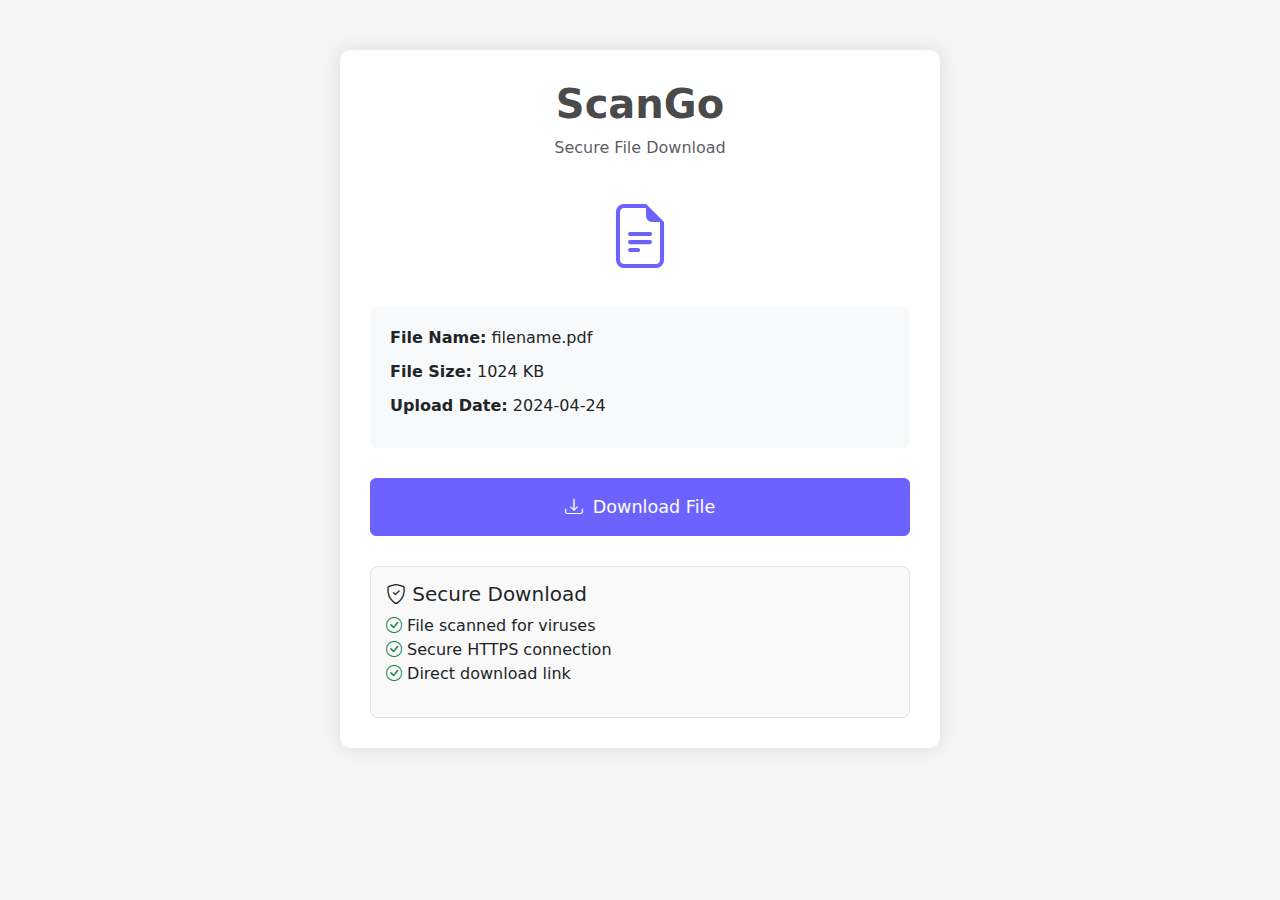
<file: .history/src/main/resources/templates/download_20250424222454.html>
<!DOCTYPE html>
<html xmlns:th="http://www.thymeleaf.org">
<head>
    <title>ScanGo - Download File</title>
    <meta charset="UTF-8">
    <meta name="viewport" content="width=device-width, initial-scale=1.0">
    <link href="https://cdn.jsdelivr.net/npm/bootstrap@5.3.0/dist/css/bootstrap.min.css" rel="stylesheet">
    <link rel="stylesheet" href="https://cdn.jsdelivr.net/npm/bootstrap-icons@1.7.2/font/bootstrap-icons.css">
    <style>
        body {
            padding-top: 50px;
            background-color: #f5f5f5;
        }
        .download-container {
            max-width: 600px;
            margin: 0 auto;
            padding: 30px;
            background-color: #fff;
            border-radius: 10px;
            box-shadow: 0 0 20px rgba(0, 0, 0, 0.1);
        }
        .header {
            text-align: center;
            margin-bottom: 30px;
        }
        .header h1 {
            color: #4a4a4a;
            font-weight: 600;
        }
        .file-icon {
            font-size: 64px;
            color: #6c63ff;
            text-align: center;
            margin-bottom: 20px;
        }
        .file-details {
            background-color: #f8f9fa;
            padding: 20px;
            border-radius: 8px;
            margin-bottom: 30px;
        }
        .file-details p {
            margin-bottom: 10px;
        }
        .download-button {
            background-color: #6c63ff;
            border-color: #6c63ff;
            padding: 15px 30px;
            font-size: 1.1em;
            display: flex;
            align-items: center;
            justify-content: center;
            gap: 10px;
        }
        .download-button:hover {
            background-color: #5a52d5;
            border-color: #5a52d5;
        }
        .security-info {
            margin-top: 30px;
            padding: 15px;
            border: 1px solid #e0e0e0;
            border-radius: 8px;
            background-color: #f9f9f9;
        }
        .progress {
            display: none;
            margin-top: 20px;
        }
        .download-status {
            display: none;
            margin-top: 15px;
            text-align: center;
        }
    </style>
</head>
<body>
    <div class="container">
        <div class="download-container">
            <div class="header">
                <h1>ScanGo</h1>
                <p class="text-muted">Secure File Download</p>
            </div>
            
            <div class="file-icon">
                <i class="bi bi-file-earmark-text"></i>
            </div>
            
            <div class="file-details">
                <p><strong>File Name:</strong> <span th:text="${fileName}">filename.pdf</span></p>
                <p><strong>File Size:</strong> <span th:text="${fileSize}">1024 KB</span></p>
                <p><strong>Upload Date:</strong> <span th:text="${uploadDate}">2024-04-24</span></p>
            </div>
            
            <div class="d-grid">
                <button class="btn btn-primary download-button" onclick="startDownload()">
                    <i class="bi bi-download"></i>
                    Download File
                </button>
                
                <div class="progress">
                    <div class="progress-bar progress-bar-striped progress-bar-animated" 
                         role="progressbar" 
                         aria-valuenow="0" 
                         aria-valuemin="0" 
                         aria-valuemax="100">
                    </div>
                </div>
                
                <div class="download-status alert" role="alert"></div>
            </div>
            
            <div class="security-info">
                <h5><i class="bi bi-shield-check"></i> Secure Download</h5>
                <ul class="list-unstyled">
                    <li><i class="bi bi-check-circle text-success"></i> File scanned for viruses</li>
                    <li><i class="bi bi-check-circle text-success"></i> Secure HTTPS connection</li>
                    <li><i class="bi bi-check-circle text-success"></i> Direct download link</li>
                </ul>
            </div>
        </div>
    </div>
    
    <script>
        function startDownload() {
            const progressBar = document.querySelector('.progress');
            const progressBarInner = document.querySelector('.progress-bar');
            const downloadStatus = document.querySelector('.download-status');
            const downloadButton = document.querySelector('.download-button');
            
            // Show progress bar and disable button
            progressBar.style.display = 'block';
            downloadButton.disabled = true;
            
            // Simulate progress (in real implementation, this would be actual download progress)
            let progress = 0;
            const interval = setInterval(() => {
                progress += 5;
                progressBarInner.style.width = progress + '%';
                progressBarInner.setAttribute('aria-valuenow', progress);
                
                if (progress >= 100) {
                    clearInterval(interval);
                    // Trigger actual download
                    window.location.href = /*[[@{${downloadUrl}}]]*/ '';
                    
                    // Show success message
                    downloadStatus.className = 'download-status alert alert-success';
                    downloadStatus.style.display = 'block';
                    downloadStatus.innerHTML = '<i class="bi bi-check-circle"></i> Download started successfully!';
                    
                    // Re-enable button after short delay
                    setTimeout(() => {
                        downloadButton.disabled = false;
                        progressBar.style.display = 'none';
                    }, 3000);
                }
            }, 100);
        }
    </script>
</body>
</html>
</file>
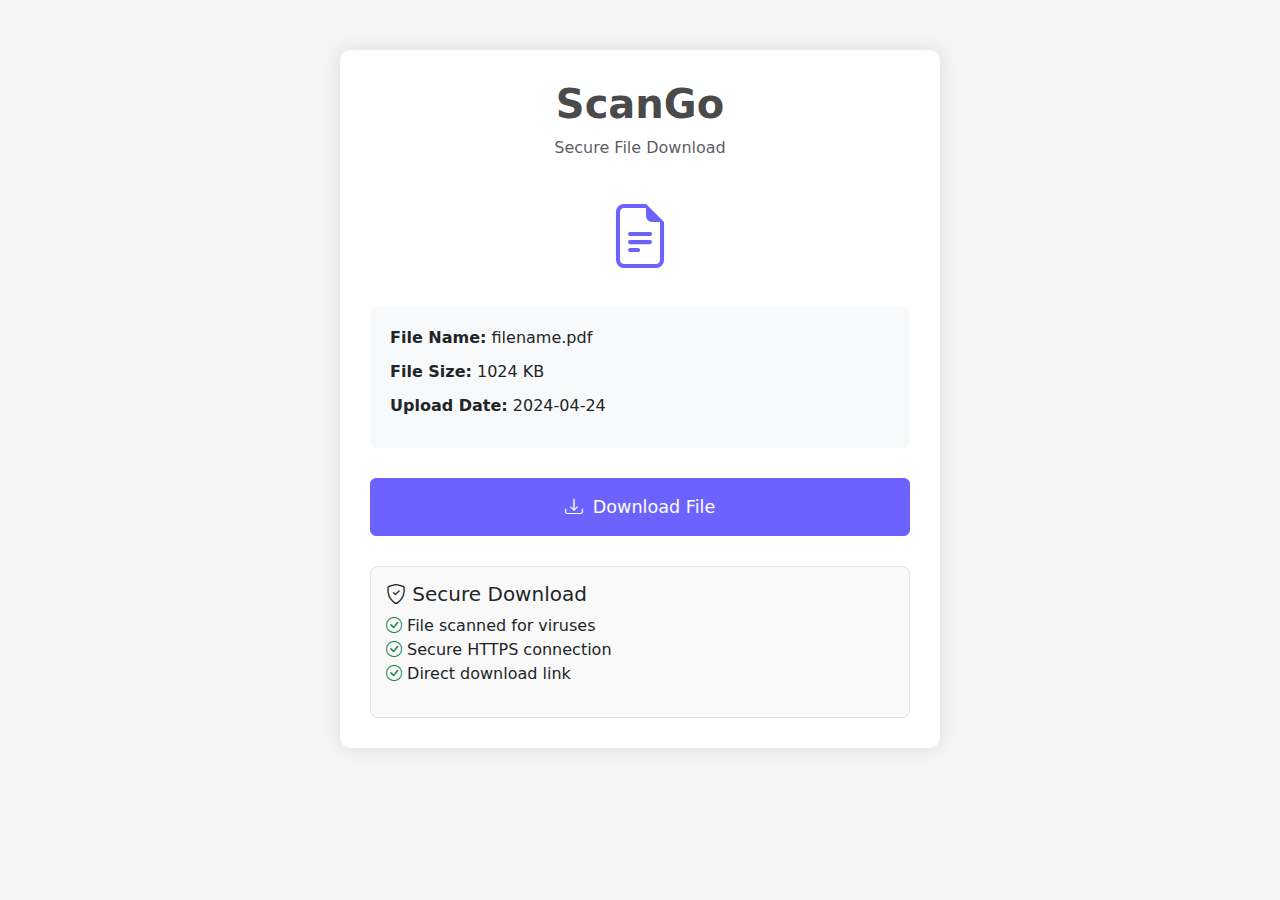
<file: .history/src/main/resources/templates/download_20250424222810.html>
<!DOCTYPE html>
<html xmlns:th="http://www.thymeleaf.org">
<head>
    <title>ScanGo - Download File</title>
    <meta charset="UTF-8">
    <meta name="viewport" content="width=device-width, initial-scale=1.0">
    <link href="https://cdn.jsdelivr.net/npm/bootstrap@5.3.0/dist/css/bootstrap.min.css" rel="stylesheet">
    <link rel="stylesheet" href="https://cdn.jsdelivr.net/npm/bootstrap-icons@1.7.2/font/bootstrap-icons.css">
    <style>
        body {
            padding-top: 50px;
            background-color: #f5f5f5;
        }
        .download-container {
            max-width: 600px;
            margin: 0 auto;
            padding: 30px;
            background-color: #fff;
            border-radius: 10px;
            box-shadow: 0 0 20px rgba(0, 0, 0, 0.1);
        }
        .header {
            text-align: center;
            margin-bottom: 30px;
        }
        .header h1 {
            color: #4a4a4a;
            font-weight: 600;
        }
        .file-icon {
            font-size: 64px;
            color: #6c63ff;
            text-align: center;
            margin-bottom: 20px;
        }
        .file-details {
            background-color: #f8f9fa;
            padding: 20px;
            border-radius: 8px;
            margin-bottom: 30px;
        }
        .file-details p {
            margin-bottom: 10px;
        }
        .download-button {
            background-color: #6c63ff;
            border-color: #6c63ff;
            padding: 15px 30px;
            font-size: 1.1em;
            display: flex;
            align-items: center;
            justify-content: center;
            gap: 10px;
        }
        .download-button:hover {
            background-color: #5a52d5;
            border-color: #5a52d5;
        }
        .security-info {
            margin-top: 30px;
            padding: 15px;
            border: 1px solid #e0e0e0;
            border-radius: 8px;
            background-color: #f9f9f9;
        }
        .progress {
            display: none;
            margin-top: 20px;
        }
        .download-status {
            display: none;
            margin-top: 15px;
            text-align: center;
        }
    </style>
</head>
<body>
    <div class="container">
        <div class="download-container">
            <div class="header">
                <h1>ScanGo</h1>
                <p class="text-muted">Secure File Download</p>
            </div>
            
            <div class="file-icon">
                <i class="bi bi-file-earmark-text"></i>
            </div>
            
            <div class="file-details">
                <p><strong>File Name:</strong> <span th:text="${fileName}">filename.pdf</span></p>
                <p><strong>File Size:</strong> <span th:text="${fileSize}">1024 KB</span></p>
                <p><strong>Upload Date:</strong> <span th:text="${uploadDate}">2024-04-24</span></p>
            </div>
            
            <div class="d-grid">
                <button class="btn btn-primary download-button" onclick="startDownload()">
                    <i class="bi bi-download"></i>
                    Download File
                </button>
                
                <div class="progress">
                    <div class="progress-bar progress-bar-striped progress-bar-animated" 
                         role="progressbar" 
                         aria-valuenow="0" 
                         aria-valuemin="0" 
                         aria-valuemax="100">
                    </div>
                </div>
                
                <div class="download-status alert" role="alert"></div>
            </div>
            
            <div class="security-info">
                <h5><i class="bi bi-shield-check"></i> Secure Download</h5>
                <ul class="list-unstyled">
                    <li><i class="bi bi-check-circle text-success"></i> File scanned for viruses</li>
                    <li><i class="bi bi-check-circle text-success"></i> Secure HTTPS connection</li>
                    <li><i class="bi bi-check-circle text-success"></i> Direct download link</li>
                </ul>
            </div>
        </div>
    </div>
    
    <script th:inline="javascript">
        function startDownload() {
            const progressBar = document.querySelector('.progress');
            const progressBarInner = document.querySelector('.progress-bar');
            const downloadStatus = document.querySelector('.download-status');
            const downloadButton = document.querySelector('.download-button');
            const downloadUrl = /*[[${downloadUrl}]]*/ '';
            
            // Show progress bar and disable button
            progressBar.style.display = 'block';
            downloadButton.disabled = true;
            
            // Create a hidden link and trigger download
            const link = document.createElement('a');
            link.href = downloadUrl;
            link.download = /*[[${fileName}]]*/ '';
            document.body.appendChild(link);
            
            // Simulate progress
            let progress = 0;
            const interval = setInterval(() => {
                progress += 5;
                progressBarInner.style.width = progress + '%';
                progressBarInner.setAttribute('aria-valuenow', progress);
                
                if (progress >= 100) {
                    clearInterval(interval);
                    
                    // Trigger the download
                    link.click();
                    document.body.removeChild(link);
                    
                    // Show success message
                    downloadStatus.className = 'download-status alert alert-success';
                    downloadStatus.style.display = 'block';
                    downloadStatus.innerHTML = '<i class="bi bi-check-circle"></i> Download started successfully!';
                    
                    // Re-enable button after short delay
                    setTimeout(() => {
                        downloadButton.disabled = false;
                        progressBar.style.display = 'none';
                    }, 3000);
                }
            }, 100);
        }
    </script>
</body>
</html>
</file>
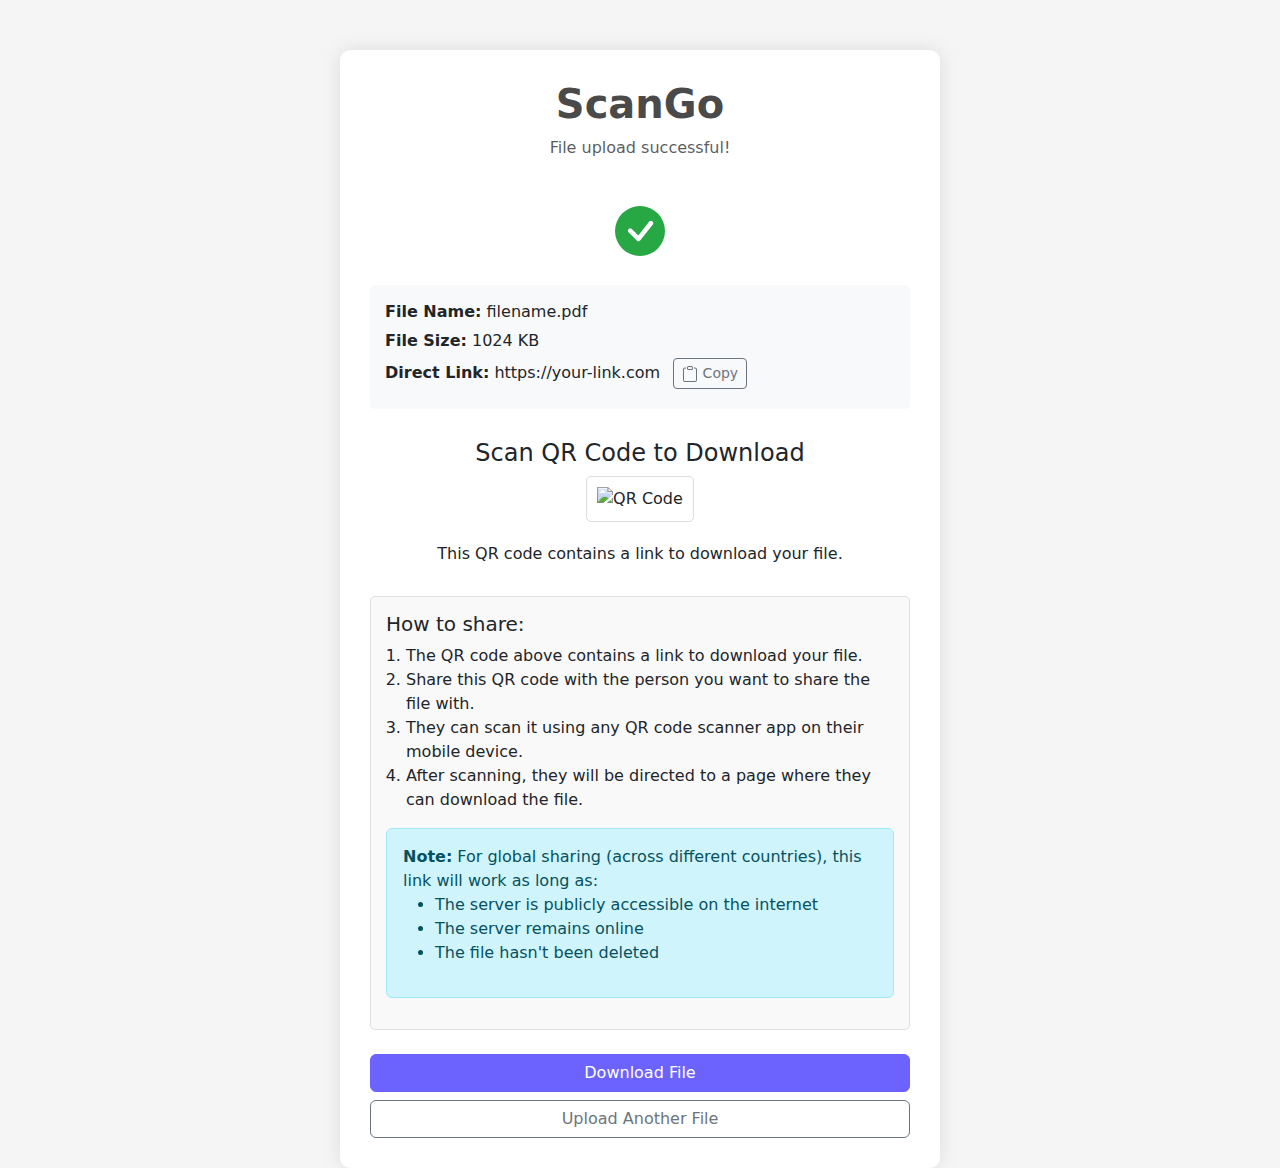
<file: .history/src/main/resources/templates/result_20250424214236.html>
<!DOCTYPE html>
<html xmlns:th="http://www.thymeleaf.org">
<head>
    <title>ScanGo - File Shared Successfully</title>
    <meta charset="UTF-8">
    <meta name="viewport" content="width=device-width, initial-scale=1.0">
    <link href="https://cdn.jsdelivr.net/npm/bootstrap@5.3.0/dist/css/bootstrap.min.css" rel="stylesheet">
    <link rel="stylesheet" th:href="@{/css/style.css}">
    <style>
        body {
            padding-top: 50px;
            background-color: #f5f5f5;
        }
        .result-container {
            max-width: 600px;
            margin: 0 auto;
            padding: 30px;
            background-color: #fff;
            border-radius: 10px;
            box-shadow: 0 0 20px rgba(0, 0, 0, 0.1);
        }
        .header {
            text-align: center;
            margin-bottom: 30px;
        }
        .header h1 {
            color: #4a4a4a;
            font-weight: 600;
        }
        .success-icon {
            font-size: 50px;
            color: #28a745;
            text-align: center;
            margin-bottom: 20px;
        }
        .qr-container {
            text-align: center;
            margin: 30px 0;
        }
        .qr-code {
            max-width: 100%;
            height: auto;
            margin-bottom: 20px;
            padding: 10px;
            border: 1px solid #ddd;
            border-radius: 5px;
        }
        .file-details {
            background-color: #f8f9fa;
            padding: 15px;
            border-radius: 5px;
            margin-bottom: 20px;
        }
        .file-details p {
            margin-bottom: 5px;
        }
        .btn-primary {
            background-color: #6c63ff;
            border-color: #6c63ff;
        }
        .btn-primary:hover {
            background-color: #5a52d5;
            border-color: #5a52d5;
        }
        .instructions {
            margin-top: 20px;
            padding: 15px;
            border: 1px solid #e0e0e0;
            border-radius: 5px;
            background-color: #f9f9f9;
        }
        .instructions ol {
            padding-left: 20px;
        }
    </style>

    <script>
        function copyToClipboard(text) {
            navigator.clipboard.writeText(text).then(function() {
                document.getElementById('copyStatus').innerText = 'Link copied to clipboard!';
                setTimeout(function() {
                    document.getElementById('copyStatus').innerText = '';
                }, 2000);
            }, function(err) {
                console.error('Could not copy text: ', err);
            });
        }
    </script>
</head>
<body>
    <div class="container">
        <div class="result-container">
            <div class="header">
                <h1>ScanGo</h1>
                <p class="text-muted">File upload successful!</p>
            </div>
            
            <div class="success-icon">
                <svg xmlns="http://www.w3.org/2000/svg" width="1em" height="1em" fill="currentColor" viewBox="0 0 16 16">
                    <path d="M16 8A8 8 0 1 1 0 8a8 8 0 0 1 16 0zm-3.97-3.03a.75.75 0 0 0-1.08.022L7.477 9.417 5.384 7.323a.75.75 0 0 0-1.06 1.06L6.97 11.03a.75.75 0 0 0 1.079-.02l3.992-4.99a.75.75 0 0 0-.01-1.05z"/>
                </svg>
            </div>
            
            <div class="file-details">
                <p><strong>File Name:</strong> <span th:text="${fileName}">filename.pdf</span></p>
                <p><strong>File Size:</strong> <span th:text="${fileSize}">1024 KB</span></p>
                <p>
                    <strong>Direct Link:</strong> 
                    <a th:href="${downloadUrl}" target="_blank" th:text="${downloadUrl}">https://your-link.com</a>
                    <button class="btn btn-sm btn-outline-secondary ms-2" onclick="copyToClipboard(document.querySelector('a[th\\:href]').getAttribute('href'))">
                        <svg xmlns="http://www.w3.org/2000/svg" width="16" height="16" fill="currentColor" class="bi bi-clipboard" viewBox="0 0 16 16">
                            <path d="M4 1.5H3a2 2 0 0 0-2 2V14a2 2 0 0 0 2 2h10a2 2 0 0 0 2-2V3.5a2 2 0 0 0-2-2h-1v1h1a1 1 0 0 1 1 1V14a1 1 0 0 1-1 1H3a1 1 0 0 1-1-1V3.5a1 1 0 0 1 1-1h1v-1z"/>
                            <path d="M9.5 1a.5.5 0 0 1 .5.5v1a.5.5 0 0 1-.5.5h-3a.5.5 0 0 1-.5-.5v-1a.5.5 0 0 1 .5-.5h3zm-3-1A1.5 1.5 0 0 0 5 1.5v1A1.5 1.5 0 0 0 6.5 4h3A1.5 1.5 0 0 0 11 2.5v-1A1.5 1.5 0 0 0 9.5 0h-3z"/>
                        </svg>
                        Copy
                    </button>
                    <span id="copyStatus" class="text-success ms-2"></span>
                </p>
            </div>
            
            <div class="qr-container">
                <h4>Scan QR Code to Download</h4>
                <img class="qr-code" th:src="'data:image/png;base64,' + ${qrCode}" alt="QR Code">
                <p>This QR code contains a link to download your file.</p>
            </div>
            
            <div class="instructions">
                <h5>How to share:</h5>
                <ol>
                    <li>The QR code above contains a link to download your file.</li>
                    <li>Share this QR code with the person you want to share the file with.</li>
                    <li>They can scan it using any QR code scanner app on their mobile device.</li>
                    <li>After scanning, they will be directed to a page where they can download the file.</li>
                </ol>
                <div class="mt-3 alert alert-info">
                    <strong>Note:</strong> For global sharing (across different countries), this link will work as long as:
                    <ul>
                        <li>The server is publicly accessible on the internet</li>
                        <li>The server remains online</li>
                        <li>The file hasn't been deleted</li>
                    </ul>
                </div>
            </div>
            
            <div class="d-grid gap-2 mt-4">
                <a th:href="${downloadUrl}" class="btn btn-primary" download>Download File</a>
                <a href="/" class="btn btn-outline-secondary">Upload Another File</a>
            </div>
        </div>
    </div>
</body>
</html>
</file>
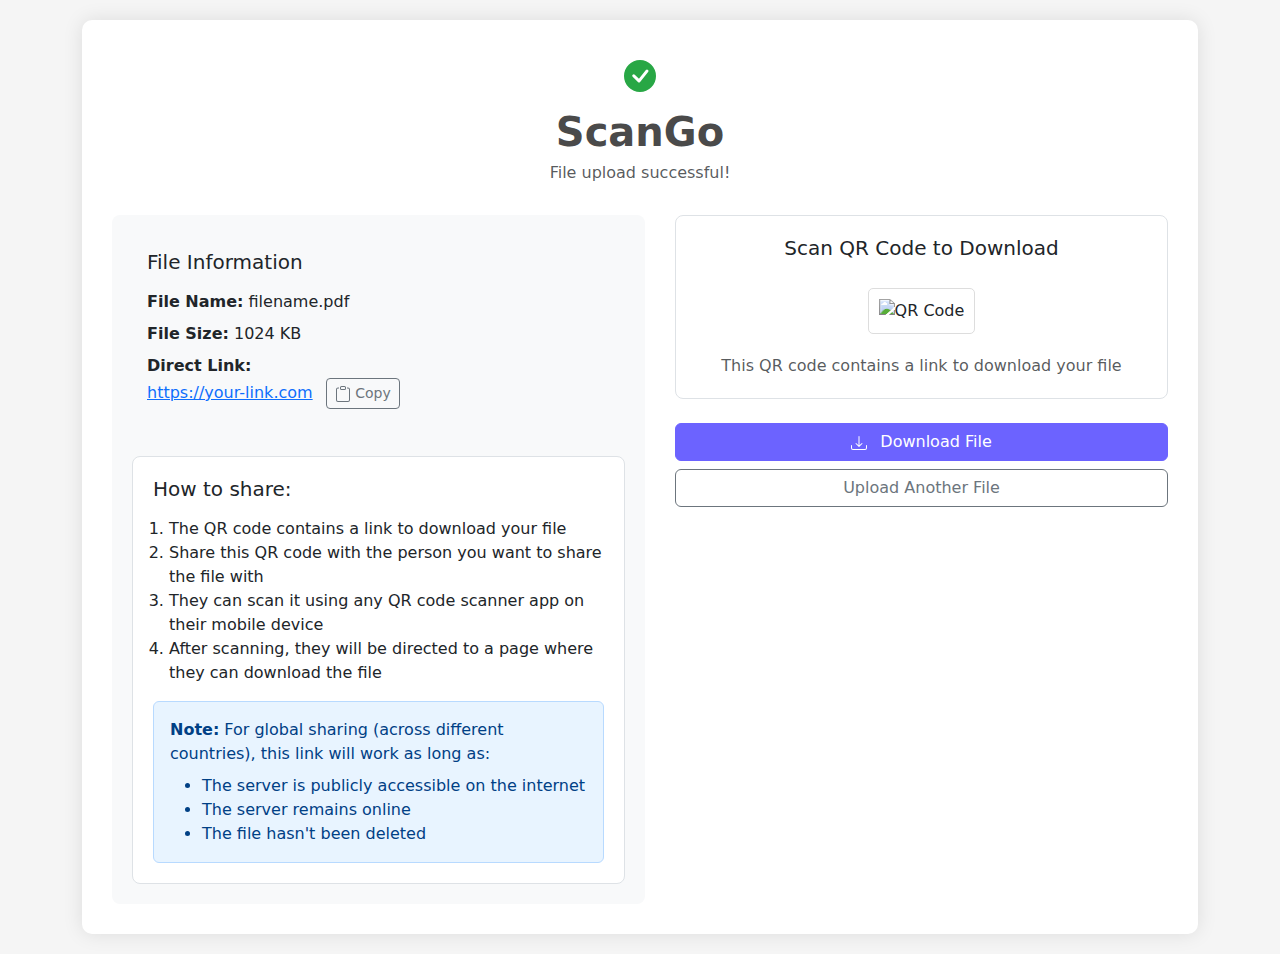
<file: .history/src/main/resources/templates/result_20250424223141.html>
<!DOCTYPE html>
<html xmlns:th="http://www.thymeleaf.org">
<head>
    <title>ScanGo - File Shared Successfully</title>
    <meta charset="UTF-8">
    <meta name="viewport" content="width=device-width, initial-scale=1.0">
    <link href="https://cdn.jsdelivr.net/npm/bootstrap@5.3.0/dist/css/bootstrap.min.css" rel="stylesheet">
    <link rel="stylesheet" th:href="@{/css/style.css}">
    <style>
        body {
            padding: 20px;
            background-color: #f5f5f5;
            min-height: 100vh;
            display: flex;
            align-items: center;
        }
        .result-container {
            width: 100%;
            max-width: 1200px;
            margin: 0 auto;
            padding: 30px;
            background-color: #fff;
            border-radius: 10px;
            box-shadow: 0 0 20px rgba(0, 0, 0, 0.1);
        }
        .header {
            text-align: center;
            margin-bottom: 30px;
        }
        .header h1 {
            color: #4a4a4a;
            font-weight: 600;
            margin-bottom: 5px;
        }
        .success-icon {
            font-size: 32px;
            color: #28a745;
            margin-bottom: 10px;
        }
        .content-wrapper {
            display: flex;
            gap: 30px;
            margin-top: 20px;
        }
        .left-column {
            flex: 1;
            padding: 20px;
            background-color: #f8f9fa;
            border-radius: 8px;
        }
        .right-column {
            flex: 1;
            display: flex;
            flex-direction: column;
        }
        .qr-container {
            text-align: center;
            background-color: #fff;
            padding: 20px;
            border-radius: 8px;
            border: 1px solid #dee2e6;
        }
        .qr-code {
            max-width: 250px;
            height: auto;
            margin: 20px 0;
            padding: 10px;
            border: 1px solid #ddd;
            border-radius: 5px;
        }
        .file-details {
            background-color: #f8f9fa;
            padding: 15px;
            border-radius: 5px;
            margin-bottom: 20px;
        }
        .file-details p {
            margin-bottom: 8px;
        }
        .instructions {
            background-color: #fff;
            padding: 20px;
            border-radius: 8px;
            border: 1px solid #dee2e6;
        }
        .btn-primary {
            background-color: #6c63ff;
            border-color: #6c63ff;
        }
        .btn-primary:hover {
            background-color: #5a52d5;
            border-color: #5a52d5;
        }
        .alert-info {
            background-color: #e8f4ff;
            border-color: #b8daff;
            color: #004085;
        }
        @media (max-width: 768px) {
            .content-wrapper {
                flex-direction: column;
            }
            .left-column, .right-column {
                width: 100%;
            }
        }
    </style>

    <script>
        function copyToClipboard(text) {
            navigator.clipboard.writeText(text).then(function() {
                document.getElementById('copyStatus').innerText = 'Link copied!';
                setTimeout(function() {
                    document.getElementById('copyStatus').innerText = '';
                }, 2000);
            }, function(err) {
                console.error('Could not copy text: ', err);
            });
        }
    </script>
</head>
<body>
    <div class="container">
        <div class="result-container">
            <div class="header">
                <div class="success-icon">
                    <svg xmlns="http://www.w3.org/2000/svg" width="1em" height="1em" fill="currentColor" viewBox="0 0 16 16">
                        <path d="M16 8A8 8 0 1 1 0 8a8 8 0 0 1 16 0zm-3.97-3.03a.75.75 0 0 0-1.08.022L7.477 9.417 5.384 7.323a.75.75 0 0 0-1.06 1.06L6.97 11.03a.75.75 0 0 0 1.079-.02l3.992-4.99a.75.75 0 0 0-.01-1.05z"/>
                    </svg>
                </div>
                <h1>ScanGo</h1>
                <p class="text-muted">File upload successful!</p>
            </div>

            <div class="content-wrapper">
                <div class="left-column">
                    <div class="file-details mb-4">
                        <h5 class="mb-3">File Information</h5>
                        <p><strong>File Name:</strong> <span th:text="${fileName}">filename.pdf</span></p>
                        <p><strong>File Size:</strong> <span th:text="${fileSize}">1024 KB</span></p>
                        <p>
                            <strong>Direct Link:</strong><br>
                            <a th:href="${downloadUrl}" class="text-break" target="_blank" th:text="${downloadUrl}">https://your-link.com</a>
                            <button class="btn btn-sm btn-outline-secondary ms-2" onclick="copyToClipboard(document.querySelector('a[th\\:href]').getAttribute('href'))">
                                <svg xmlns="http://www.w3.org/2000/svg" width="16" height="16" fill="currentColor" class="bi bi-clipboard" viewBox="0 0 16 16">
                                    <path d="M4 1.5H3a2 2 0 0 0-2 2V14a2 2 0 0 0 2 2h10a2 2 0 0 0 2-2V3.5a2 2 0 0 0-2-2h-1v1h1a1 1 0 0 1 1 1V14a1 1 0 0 1-1 1H3a1 1 0 0 1-1-1V3.5a1 1 0 0 1 1-1h1v-1z"/>
                                    <path d="M9.5 1a.5.5 0 0 1 .5.5v1a.5.5 0 0 1-.5.5h-3a.5.5 0 0 1-.5-.5v-1a.5.5 0 0 1 .5-.5h3zm-3-1A1.5 1.5 0 0 0 5 1.5v1A1.5 1.5 0 0 0 6.5 4h3A1.5 1.5 0 0 0 11 2.5v-1A1.5 1.5 0 0 0 9.5 0h-3z"/>
                                </svg>
                                Copy
                            </button>
                            <span id="copyStatus" class="text-success ms-2"></span>
                        </p>
                    </div>

                    <div class="instructions">
                        <h5 class="mb-3">How to share:</h5>
                        <ol class="ps-3">
                            <li>The QR code contains a link to download your file</li>
                            <li>Share this QR code with the person you want to share the file with</li>
                            <li>They can scan it using any QR code scanner app on their mobile device</li>
                            <li>After scanning, they will be directed to a page where they can download the file</li>
                        </ol>
                        <div class="alert alert-info mt-3 mb-0">
                            <strong>Note:</strong> For global sharing (across different countries), this link will work as long as:
                            <ul class="mb-0 mt-2">
                                <li>The server is publicly accessible on the internet</li>
                                <li>The server remains online</li>
                                <li>The file hasn't been deleted</li>
                            </ul>
                        </div>
                    </div>
                </div>

                <div class="right-column">
                    <div class="qr-container">
                        <h5>Scan QR Code to Download</h5>
                        <img class="qr-code" th:src="'data:image/png;base64,' + ${qrCode}" alt="QR Code">
                        <p class="text-muted mb-0">This QR code contains a link to download your file</p>
                    </div>

                    <div class="d-grid gap-2 mt-4">
                        <a th:href="${downloadUrl}" class="btn btn-primary" download>
                            <svg xmlns="http://www.w3.org/2000/svg" width="16" height="16" fill="currentColor" class="bi bi-download me-2" viewBox="0 0 16 16">
                                <path d="M.5 9.9a.5.5 0 0 1 .5.5v2.5a1 1 0 0 0 1 1h12a1 1 0 0 0 1-1v-2.5a.5.5 0 0 1 1 0v2.5a2 2 0 0 1-2 2H2a2 2 0 0 1-2-2v-2.5a.5.5 0 0 1 .5-.5z"/>
                                <path d="M7.646 11.854a.5.5 0 0 0 .708 0l3-3a.5.5 0 0 0-.708-.708L8.5 10.293V1.5a.5.5 0 0 0-1 0v8.793L5.354 8.146a.5.5 0 1 0-.708.708l3 3z"/>
                            </svg>
                            Download File
                        </a>
                        <a href="/" class="btn btn-outline-secondary">Upload Another File</a>
                    </div>
                </div>
            </div>
        </div>
    </div>
</body>
</html>
</file>
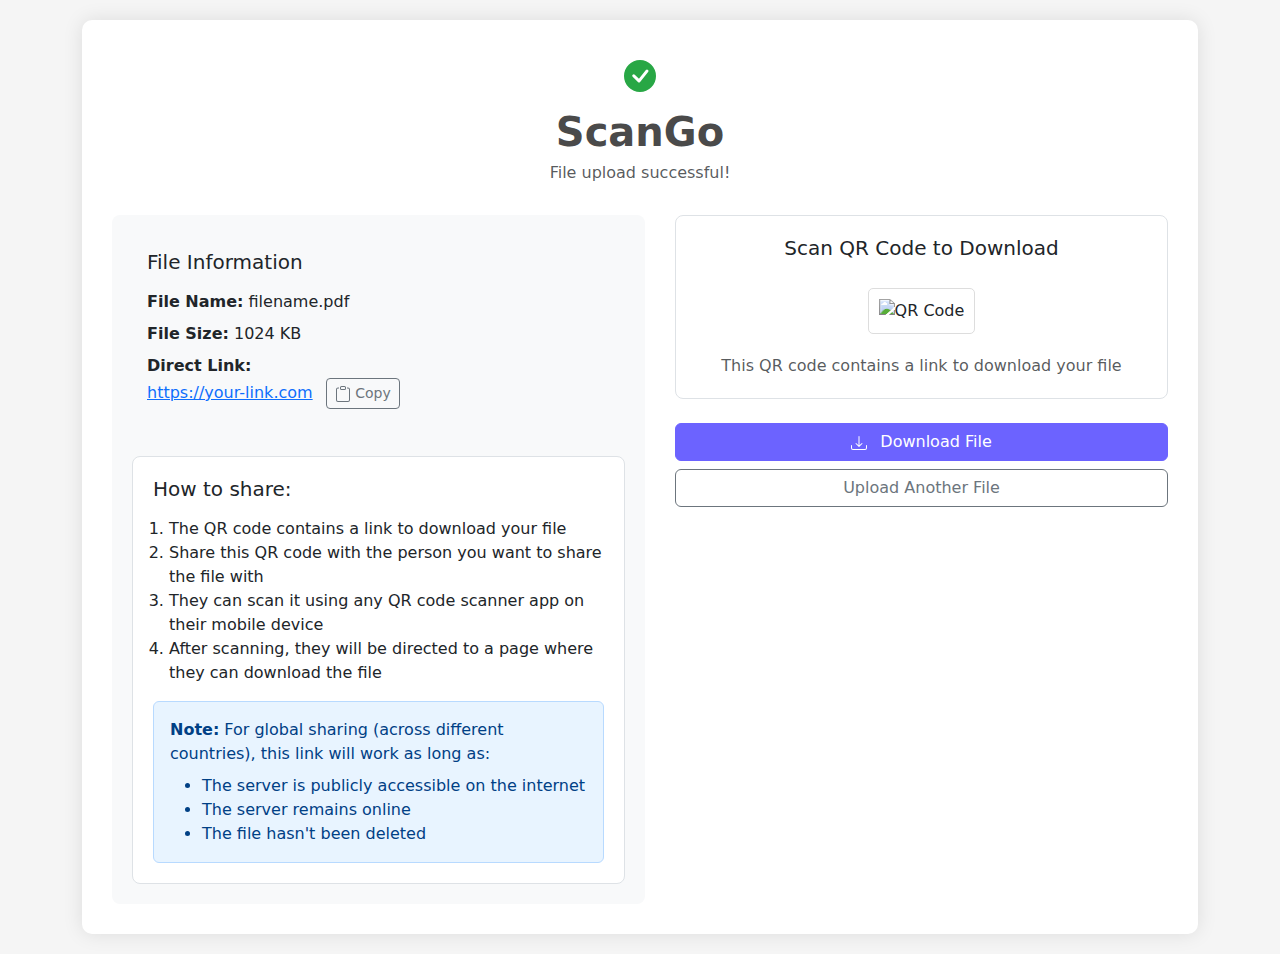
<file: .history/src/main/resources/templates/result_20250424223252.html>
<!DOCTYPE html>
<html xmlns:th="http://www.thymeleaf.org">
<head>
    <title>ScanGo - File Shared Successfully</title>
    <meta charset="UTF-8">
    <meta name="viewport" content="width=device-width, initial-scale=1.0">
    <link href="https://cdn.jsdelivr.net/npm/bootstrap@5.3.0/dist/css/bootstrap.min.css" rel="stylesheet">
    <link rel="stylesheet" th:href="@{/css/style.css}">
    <style>
        body {
            padding: 20px;
            background-color: #f5f5f5;
            min-height: 100vh;
            display: flex;
            align-items: center;
        }
        .result-container {
            width: 100%;
            max-width: 1200px;
            margin: 0 auto;
            padding: 30px;
            background-color: #fff;
            border-radius: 10px;
            box-shadow: 0 0 20px rgba(0, 0, 0, 0.1);
        }
        .header {
            text-align: center;
            margin-bottom: 30px;
        }
        .header h1 {
            color: #4a4a4a;
            font-weight: 600;
            margin-bottom: 5px;
        }
        .success-icon {
            font-size: 32px;
            color: #28a745;
            margin-bottom: 10px;
        }
        .content-wrapper {
            display: flex;
            gap: 30px;
            margin-top: 20px;
        }
        .left-column {
            flex: 1;
            padding: 20px;
            background-color: #f8f9fa;
            border-radius: 8px;
        }
        .right-column {
            flex: 1;
            display: flex;
            flex-direction: column;
        }
        .qr-container {
            text-align: center;
            background-color: #fff;
            padding: 20px;
            border-radius: 8px;
            border: 1px solid #dee2e6;
        }
        .qr-code {
            max-width: 250px;
            height: auto;
            margin: 20px 0;
            padding: 10px;
            border: 1px solid #ddd;
            border-radius: 5px;
        }
        .file-details {
            background-color: #f8f9fa;
            padding: 15px;
            border-radius: 5px;
            margin-bottom: 20px;
        }
        .file-details p {
            margin-bottom: 8px;
        }
        .instructions {
            background-color: #fff;
            padding: 20px;
            border-radius: 8px;
            border: 1px solid #dee2e6;
        }
        .btn-primary {
            background-color: #6c63ff;
            border-color: #6c63ff;
        }
        .btn-primary:hover {
            background-color: #5a52d5;
            border-color: #5a52d5;
        }
        .alert-info {
            background-color: #e8f4ff;
            border-color: #b8daff;
            color: #004085;
        }
        @media (max-width: 768px) {
            .content-wrapper {
                flex-direction: column;
            }
            .left-column, .right-column {
                width: 100%;
            }
        }
    </style>

    <script th:inline="javascript">
        async function copyToClipboard(text) {
            try {
                await navigator.clipboard.writeText(text);
                const copyStatus = document.getElementById('copyStatus');
                copyStatus.innerHTML = '<span class="badge bg-success">✓ Copied!</span>';
                setTimeout(() => {
                    copyStatus.innerHTML = '';
                }, 2000);
            } catch (err) {
                console.error('Failed to copy:', err);
                const copyStatus = document.getElementById('copyStatus');
                copyStatus.innerHTML = '<span class="badge bg-danger">Failed to copy</span>';
                setTimeout(() => {
                    copyStatus.innerHTML = '';
                }, 2000);
            }
        }

        // Add click handler when document is loaded
        document.addEventListener('DOMContentLoaded', function() {
            const copyButton = document.querySelector('.btn-outline-secondary[onclick]');
            if (copyButton) {
                copyButton.onclick = function() {
                    const url = document.querySelector('a[th\\:href]').getAttribute('href');
                    copyToClipboard(url);
                };
            }
        });
    </script>
</head>
<body>
    <div class="container">
        <div class="result-container">
            <div class="header">
                <div class="success-icon">
                    <svg xmlns="http://www.w3.org/2000/svg" width="1em" height="1em" fill="currentColor" viewBox="0 0 16 16">
                        <path d="M16 8A8 8 0 1 1 0 8a8 8 0 0 1 16 0zm-3.97-3.03a.75.75 0 0 0-1.08.022L7.477 9.417 5.384 7.323a.75.75 0 0 0-1.06 1.06L6.97 11.03a.75.75 0 0 0 1.079-.02l3.992-4.99a.75.75 0 0 0-.01-1.05z"/>
                    </svg>
                </div>
                <h1>ScanGo</h1>
                <p class="text-muted">File upload successful!</p>
            </div>

            <div class="content-wrapper">
                <div class="left-column">
                    <div class="file-details mb-4">
                        <h5 class="mb-3">File Information</h5>
                        <p><strong>File Name:</strong> <span th:text="${fileName}">filename.pdf</span></p>
                        <p><strong>File Size:</strong> <span th:text="${fileSize}">1024 KB</span></p>
                        <p>
                            <strong>Direct Link:</strong><br>
                            <a th:href="${downloadUrl}" class="text-break" target="_blank" th:text="${downloadUrl}">https://your-link.com</a>
                            <button class="btn btn-sm btn-outline-secondary ms-2" id="copyButton">
                                <svg xmlns="http://www.w3.org/2000/svg" width="16" height="16" fill="currentColor" class="bi bi-clipboard" viewBox="0 0 16 16">
                                    <path d="M4 1.5H3a2 2 0 0 0-2 2V14a2 2 0 0 0 2 2h10a2 2 0 0 0 2-2V3.5a2 2 0 0 0-2-2h-1v1h1a1 1 0 0 1 1 1V14a1 1 0 0 1-1 1H3a1 1 0 0 1-1-1V3.5a1 1 0 0 1 1-1h1v-1z"/>
                                    <path d="M9.5 1a.5.5 0 0 1 .5.5v1a.5.5 0 0 1-.5.5h-3a.5.5 0 0 1-.5-.5v-1a.5.5 0 0 1 .5-.5h3zm-3-1A1.5 1.5 0 0 0 5 1.5v1A1.5 1.5 0 0 0 6.5 4h3A1.5 1.5 0 0 0 11 2.5v-1A1.5 1.5 0 0 0 9.5 0h-3z"/>
                                </svg>
                                Copy
                            </button>
                            <span id="copyStatus" class="ms-2"></span>
                        </p>
                    </div>

                    <div class="instructions">
                        <h5 class="mb-3">How to share:</h5>
                        <ol class="ps-3">
                            <li>The QR code contains a link to download your file</li>
                            <li>Share this QR code with the person you want to share the file with</li>
                            <li>They can scan it using any QR code scanner app on their mobile device</li>
                            <li>After scanning, they will be directed to a page where they can download the file</li>
                        </ol>
                        <div class="alert alert-info mt-3 mb-0">
                            <strong>Note:</strong> For global sharing (across different countries), this link will work as long as:
                            <ul class="mb-0 mt-2">
                                <li>The server is publicly accessible on the internet</li>
                                <li>The server remains online</li>
                                <li>The file hasn't been deleted</li>
                            </ul>
                        </div>
                    </div>
                </div>

                <div class="right-column">
                    <div class="qr-container">
                        <h5>Scan QR Code to Download</h5>
                        <img class="qr-code" th:src="'data:image/png;base64,' + ${qrCode}" alt="QR Code">
                        <p class="text-muted mb-0">This QR code contains a link to download your file</p>
                    </div>

                    <div class="d-grid gap-2 mt-4">
                        <a th:href="${downloadUrl}" class="btn btn-primary" download>
                            <svg xmlns="http://www.w3.org/2000/svg" width="16" height="16" fill="currentColor" class="bi bi-download me-2" viewBox="0 0 16 16">
                                <path d="M.5 9.9a.5.5 0 0 1 .5.5v2.5a1 1 0 0 0 1 1h12a1 1 0 0 0 1-1v-2.5a.5.5 0 0 1 1 0v2.5a2 2 0 0 1-2 2H2a2 2 0 0 1-2-2v-2.5a.5.5 0 0 1 .5-.5z"/>
                                <path d="M7.646 11.854a.5.5 0 0 0 .708 0l3-3a.5.5 0 0 0-.708-.708L8.5 10.293V1.5a.5.5 0 0 0-1 0v8.793L5.354 8.146a.5.5 0 1 0-.708.708l3 3z"/>
                            </svg>
                            Download File
                        </a>
                        <a href="/" class="btn btn-outline-secondary">Upload Another File</a>
                    </div>
                </div>
            </div>
        </div>
    </div>
</body>
</html>
</file>
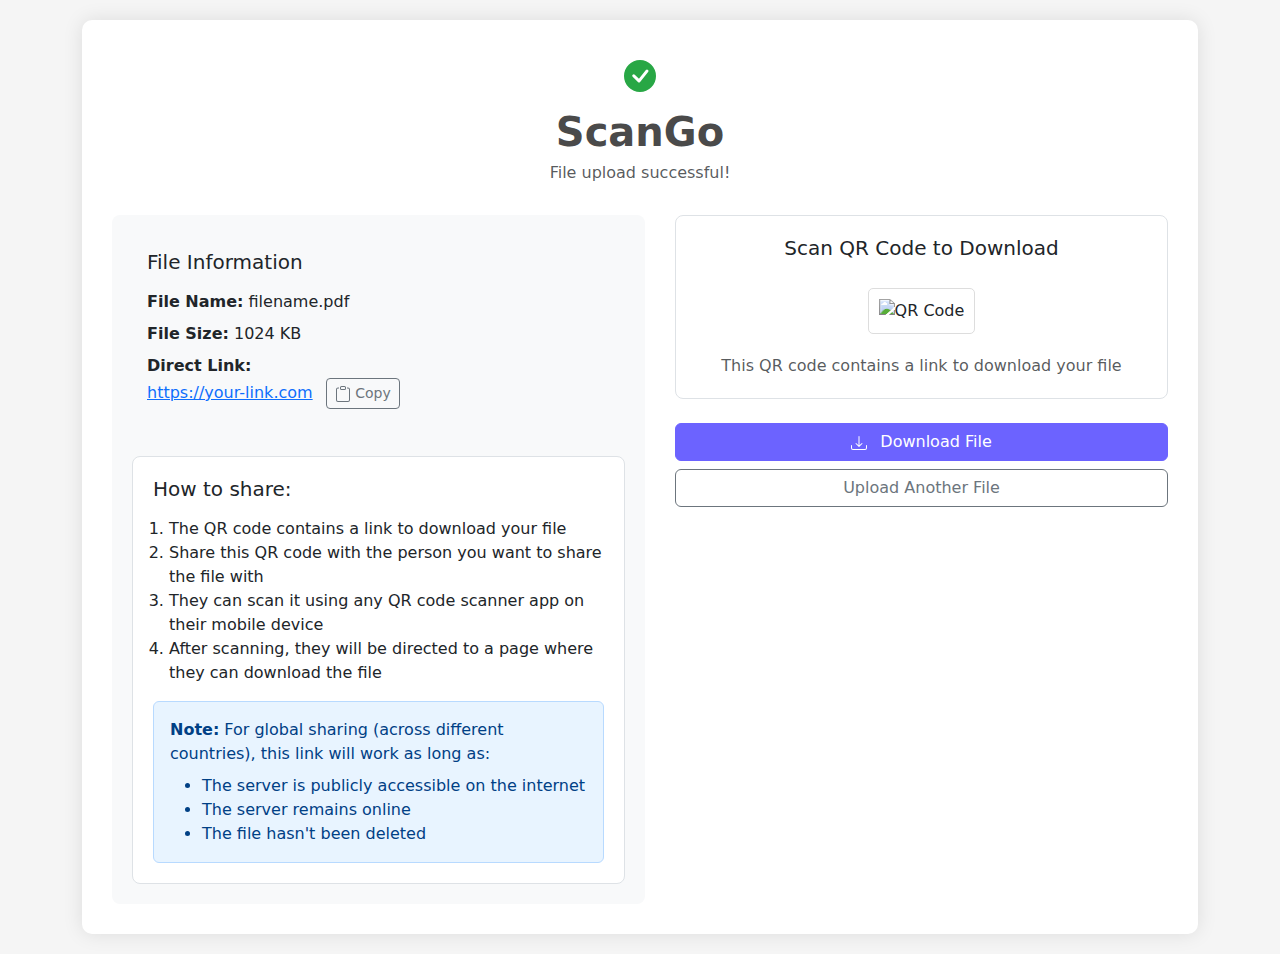
<file: .history/src/main/resources/templates/result_20250424223433.html>
<!DOCTYPE html>
<html xmlns:th="http://www.thymeleaf.org">
<head>
    <title>ScanGo - File Shared Successfully</title>
    <meta charset="UTF-8">
    <meta name="viewport" content="width=device-width, initial-scale=1.0">
    <link href="https://cdn.jsdelivr.net/npm/bootstrap@5.3.0/dist/css/bootstrap.min.css" rel="stylesheet">
    <link rel="stylesheet" th:href="@{/css/style.css}">
    <style>
        body {
            padding: 20px;
            background-color: #f5f5f5;
            min-height: 100vh;
            display: flex;
            align-items: center;
        }
        .result-container {
            width: 100%;
            max-width: 1200px;
            margin: 0 auto;
            padding: 30px;
            background-color: #fff;
            border-radius: 10px;
            box-shadow: 0 0 20px rgba(0, 0, 0, 0.1);
        }
        .header {
            text-align: center;
            margin-bottom: 30px;
        }
        .header h1 {
            color: #4a4a4a;
            font-weight: 600;
            margin-bottom: 5px;
        }
        .success-icon {
            font-size: 32px;
            color: #28a745;
            margin-bottom: 10px;
        }
        .content-wrapper {
            display: flex;
            gap: 30px;
            margin-top: 20px;
        }
        .left-column {
            flex: 1;
            padding: 20px;
            background-color: #f8f9fa;
            border-radius: 8px;
        }
        .right-column {
            flex: 1;
            display: flex;
            flex-direction: column;
        }
        .qr-container {
            text-align: center;
            background-color: #fff;
            padding: 20px;
            border-radius: 8px;
            border: 1px solid #dee2e6;
        }
        .qr-code {
            max-width: 250px;
            height: auto;
            margin: 20px 0;
            padding: 10px;
            border: 1px solid #ddd;
            border-radius: 5px;
        }
        .file-details {
            background-color: #f8f9fa;
            padding: 15px;
            border-radius: 5px;
            margin-bottom: 20px;
        }
        .file-details p {
            margin-bottom: 8px;
        }
        .instructions {
            background-color: #fff;
            padding: 20px;
            border-radius: 8px;
            border: 1px solid #dee2e6;
        }
        .btn-primary {
            background-color: #6c63ff;
            border-color: #6c63ff;
        }
        .btn-primary:hover {
            background-color: #5a52d5;
            border-color: #5a52d5;
        }
        .alert-info {
            background-color: #e8f4ff;
            border-color: #b8daff;
            color: #004085;
        }
        @media (max-width: 768px) {
            .content-wrapper {
                flex-direction: column;
            }
            .left-column, .right-column {
                width: 100%;
            }
        }
    </style>

    <script th:inline="javascript">
        function copyToClipboard() {
            // Get the URL from Thymeleaf variable
            const url = /*[[${downloadUrl}]]*/ '';
            
            // Create a temporary input element
            const tempInput = document.createElement('input');
            tempInput.value = url;
            document.body.appendChild(tempInput);
            
            // Select the text
            tempInput.select();
            tempInput.setSelectionRange(0, 99999); // For mobile devices
            
            // Try to copy using document.execCommand (older browsers)
            let success = false;
            try {
                success = document.execCommand('copy');
                if (!success) {
                    // Fallback to clipboard API
                    navigator.clipboard.writeText(url);
                    success = true;
                }
            } catch (err) {
                console.error('Copy failed:', err);
            }
            
            // Remove the temporary input
            document.body.removeChild(tempInput);
            
            // Show feedback
            const copyStatus = document.getElementById('copyStatus');
            if (success) {
                copyStatus.innerHTML = '<span class="badge bg-success">✓ Copied!</span>';
            } else {
                copyStatus.innerHTML = '<span class="badge bg-danger">Failed to copy</span>';
            }
            
            // Clear the status after 2 seconds
            setTimeout(() => {
                copyStatus.innerHTML = '';
            }, 2000);
        }

        // Add click handler when document is loaded
        document.addEventListener('DOMContentLoaded', function() {
            const copyButton = document.getElementById('copyButton');
            if (copyButton) {
                copyButton.addEventListener('click', copyToClipboard);
            }
        });
    </script>
</head>
<body>
    <div class="container">
        <div class="result-container">
            <div class="header">
                <div class="success-icon">
                    <svg xmlns="http://www.w3.org/2000/svg" width="1em" height="1em" fill="currentColor" viewBox="0 0 16 16">
                        <path d="M16 8A8 8 0 1 1 0 8a8 8 0 0 1 16 0zm-3.97-3.03a.75.75 0 0 0-1.08.022L7.477 9.417 5.384 7.323a.75.75 0 0 0-1.06 1.06L6.97 11.03a.75.75 0 0 0 1.079-.02l3.992-4.99a.75.75 0 0 0-.01-1.05z"/>
                    </svg>
                </div>
                <h1>ScanGo</h1>
                <p class="text-muted">File upload successful!</p>
            </div>

            <div class="content-wrapper">
                <div class="left-column">
                    <div class="file-details mb-4">
                        <h5 class="mb-3">File Information</h5>
                        <p><strong>File Name:</strong> <span th:text="${fileName}">filename.pdf</span></p>
                        <p><strong>File Size:</strong> <span th:text="${fileSize}">1024 KB</span></p>
                        <p>
                            <strong>Direct Link:</strong><br>
                            <a th:href="${downloadUrl}" class="text-break" target="_blank" th:text="${downloadUrl}">https://your-link.com</a>
                            <button class="btn btn-sm btn-outline-secondary ms-2" id="copyButton" type="button">
                                <svg xmlns="http://www.w3.org/2000/svg" width="16" height="16" fill="currentColor" class="bi bi-clipboard" viewBox="0 0 16 16">
                                    <path d="M4 1.5H3a2 2 0 0 0-2 2V14a2 2 0 0 0 2 2h10a2 2 0 0 0 2-2V3.5a2 2 0 0 0-2-2h-1v1h1a1 1 0 0 1 1 1V14a1 1 0 0 1-1 1H3a1 1 0 0 1-1-1V3.5a1 1 0 0 1 1-1h1v-1z"/>
                                    <path d="M9.5 1a.5.5 0 0 1 .5.5v1a.5.5 0 0 1-.5.5h-3a.5.5 0 0 1-.5-.5v-1a.5.5 0 0 1 .5-.5h3zm-3-1A1.5 1.5 0 0 0 5 1.5v1A1.5 1.5 0 0 0 6.5 4h3A1.5 1.5 0 0 0 11 2.5v-1A1.5 1.5 0 0 0 9.5 0h-3z"/>
                                </svg>
                                Copy
                            </button>
                            <span id="copyStatus" class="ms-2"></span>
                        </p>
                    </div>

                    <div class="instructions">
                        <h5 class="mb-3">How to share:</h5>
                        <ol class="ps-3">
                            <li>The QR code contains a link to download your file</li>
                            <li>Share this QR code with the person you want to share the file with</li>
                            <li>They can scan it using any QR code scanner app on their mobile device</li>
                            <li>After scanning, they will be directed to a page where they can download the file</li>
                        </ol>
                        <div class="alert alert-info mt-3 mb-0">
                            <strong>Note:</strong> For global sharing (across different countries), this link will work as long as:
                            <ul class="mb-0 mt-2">
                                <li>The server is publicly accessible on the internet</li>
                                <li>The server remains online</li>
                                <li>The file hasn't been deleted</li>
                            </ul>
                        </div>
                    </div>
                </div>

                <div class="right-column">
                    <div class="qr-container">
                        <h5>Scan QR Code to Download</h5>
                        <img class="qr-code" th:src="'data:image/png;base64,' + ${qrCode}" alt="QR Code">
                        <p class="text-muted mb-0">This QR code contains a link to download your file</p>
                    </div>

                    <div class="d-grid gap-2 mt-4">
                        <a th:href="${downloadUrl}" class="btn btn-primary" download>
                            <svg xmlns="http://www.w3.org/2000/svg" width="16" height="16" fill="currentColor" class="bi bi-download me-2" viewBox="0 0 16 16">
                                <path d="M.5 9.9a.5.5 0 0 1 .5.5v2.5a1 1 0 0 0 1 1h12a1 1 0 0 0 1-1v-2.5a.5.5 0 0 1 1 0v2.5a2 2 0 0 1-2 2H2a2 2 0 0 1-2-2v-2.5a.5.5 0 0 1 .5-.5z"/>
                                <path d="M7.646 11.854a.5.5 0 0 0 .708 0l3-3a.5.5 0 0 0-.708-.708L8.5 10.293V1.5a.5.5 0 0 0-1 0v8.793L5.354 8.146a.5.5 0 1 0-.708.708l3 3z"/>
                            </svg>
                            Download File
                        </a>
                        <a href="/" class="btn btn-outline-secondary">Upload Another File</a>
                    </div>
                </div>
            </div>
        </div>
    </div>
</body>
</html>
</file>
